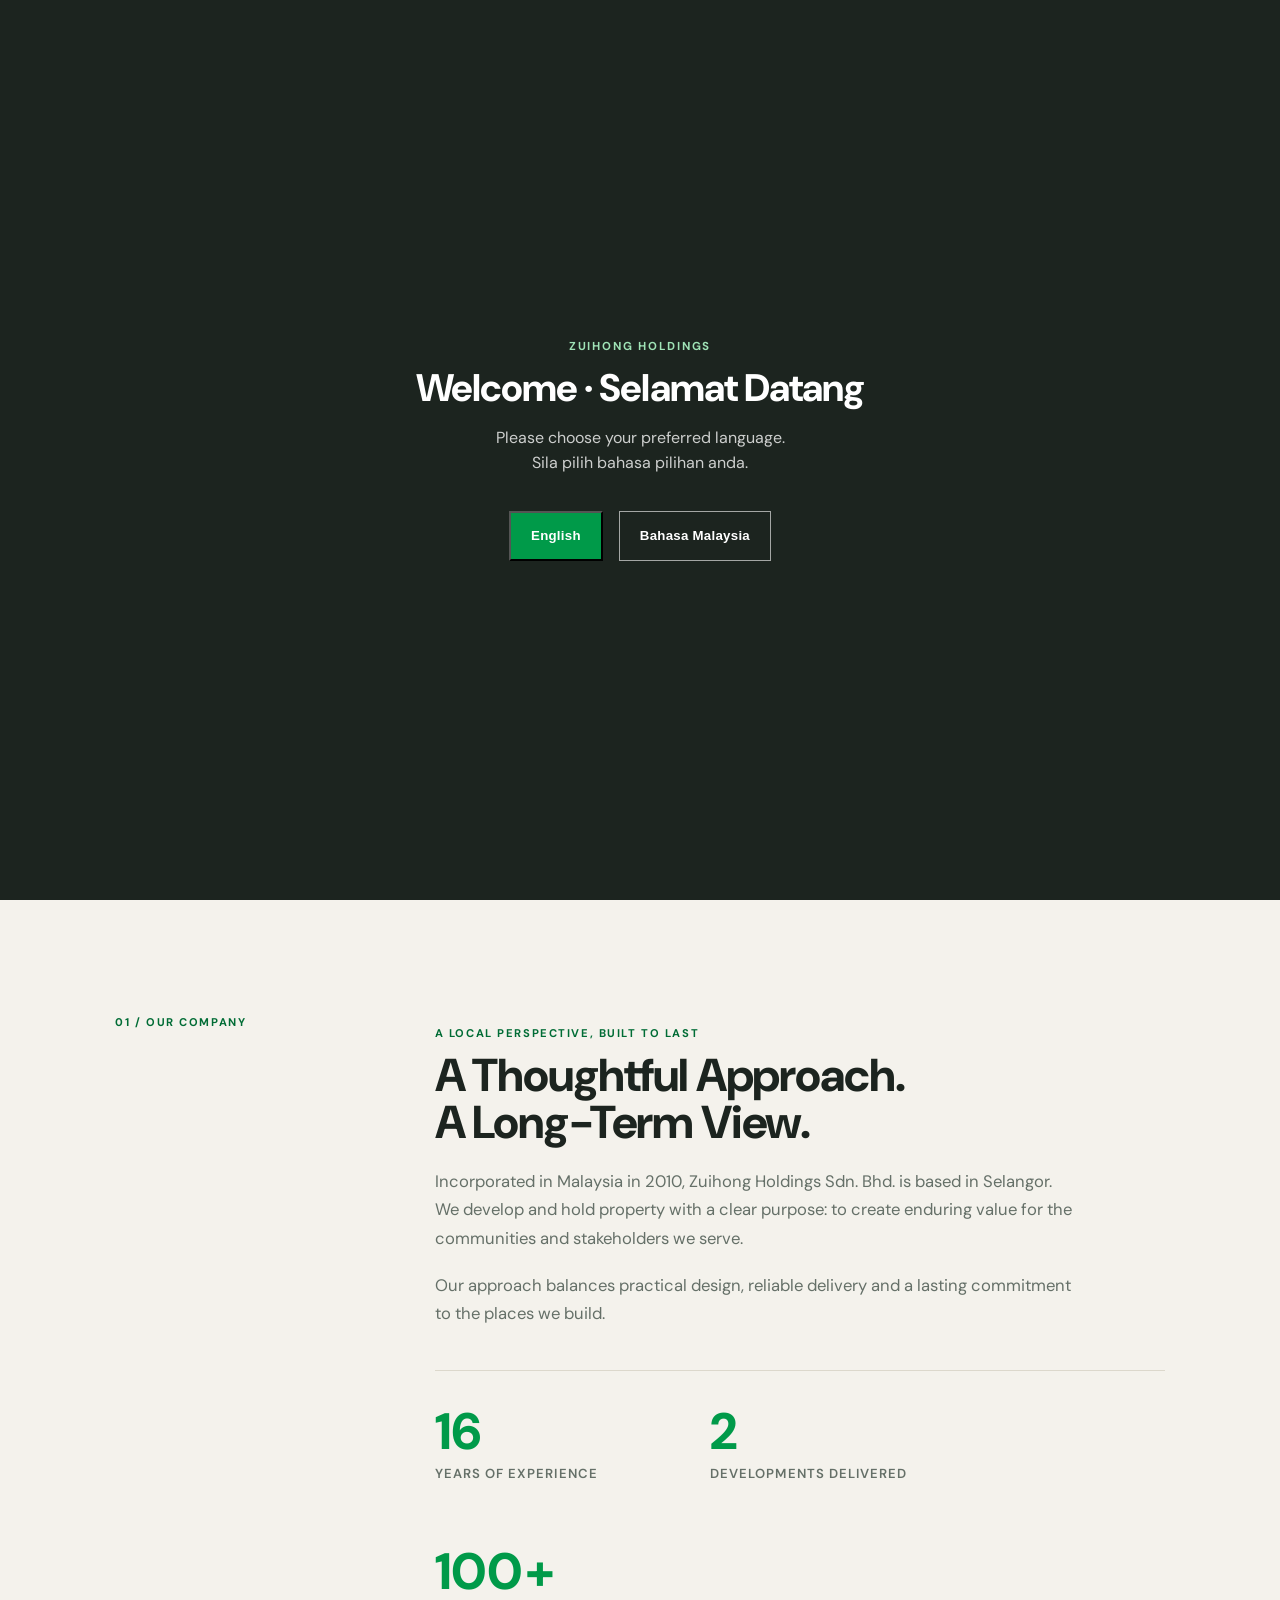
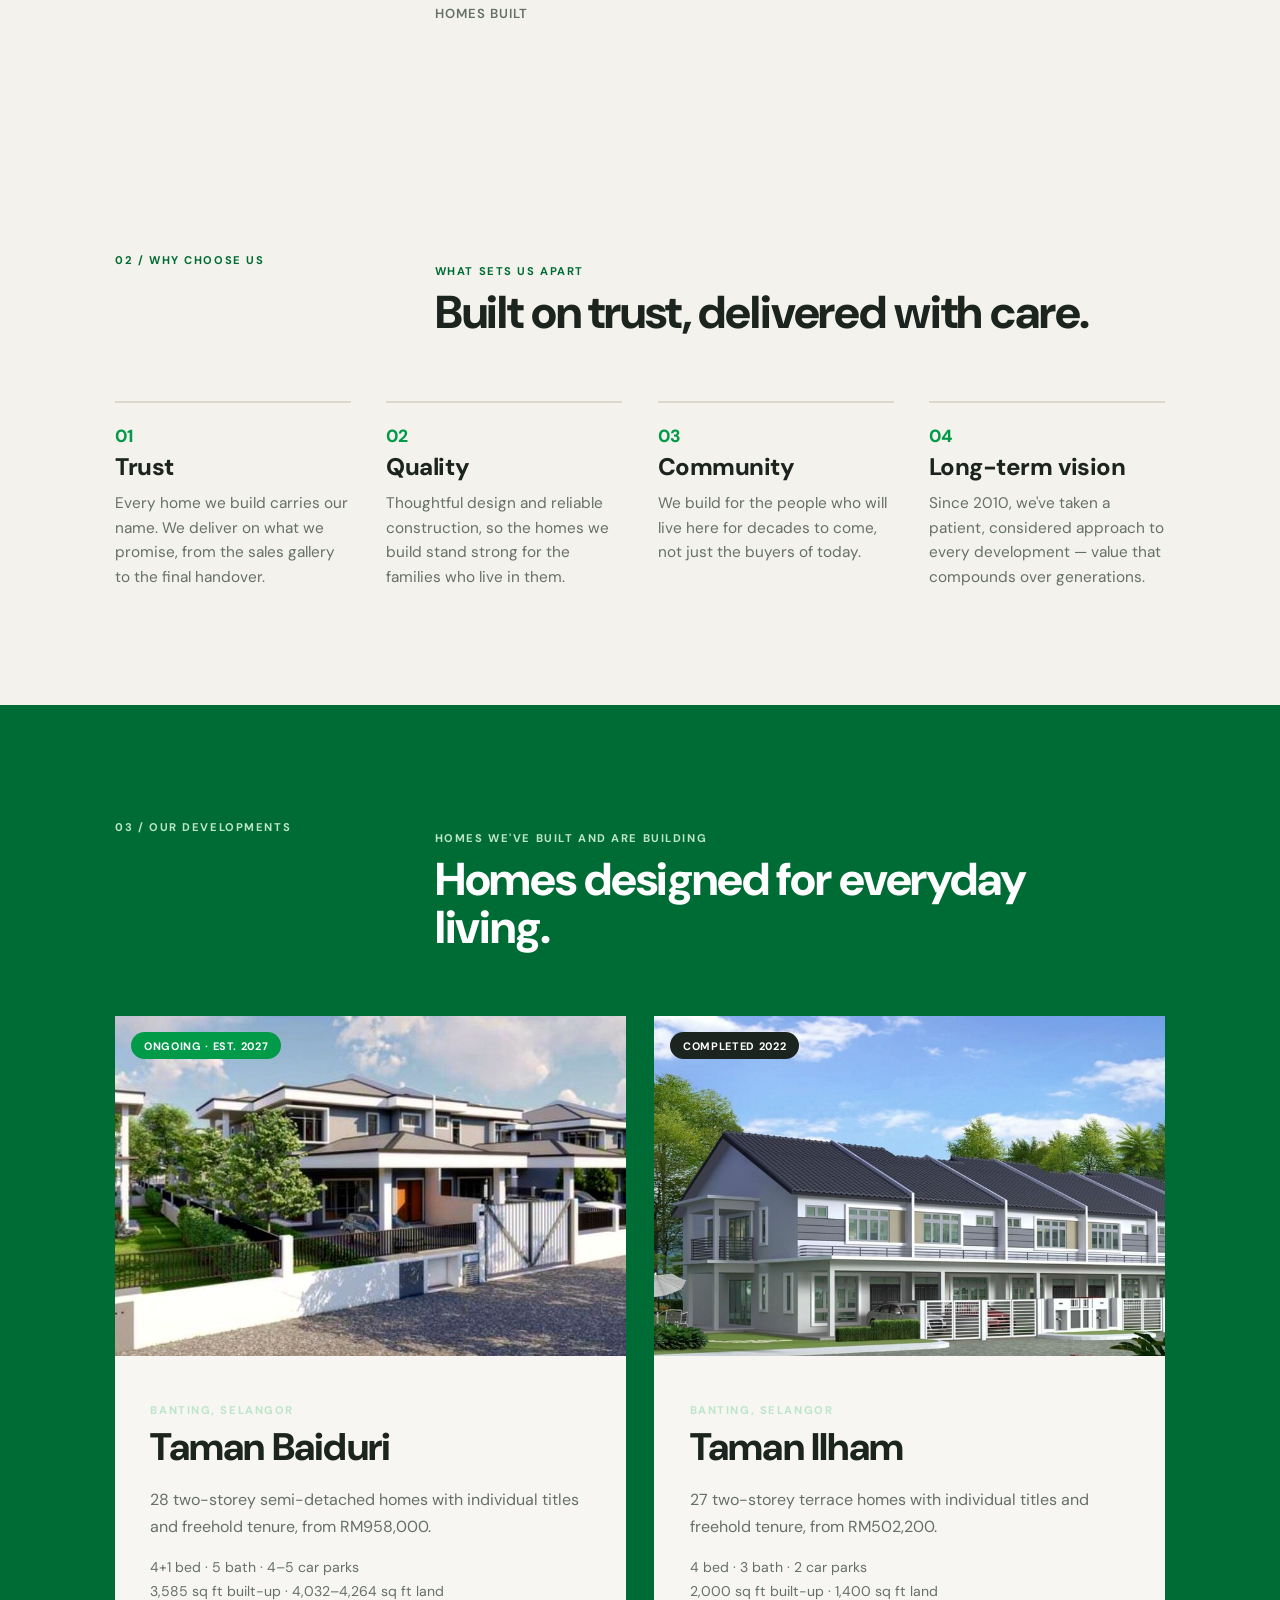
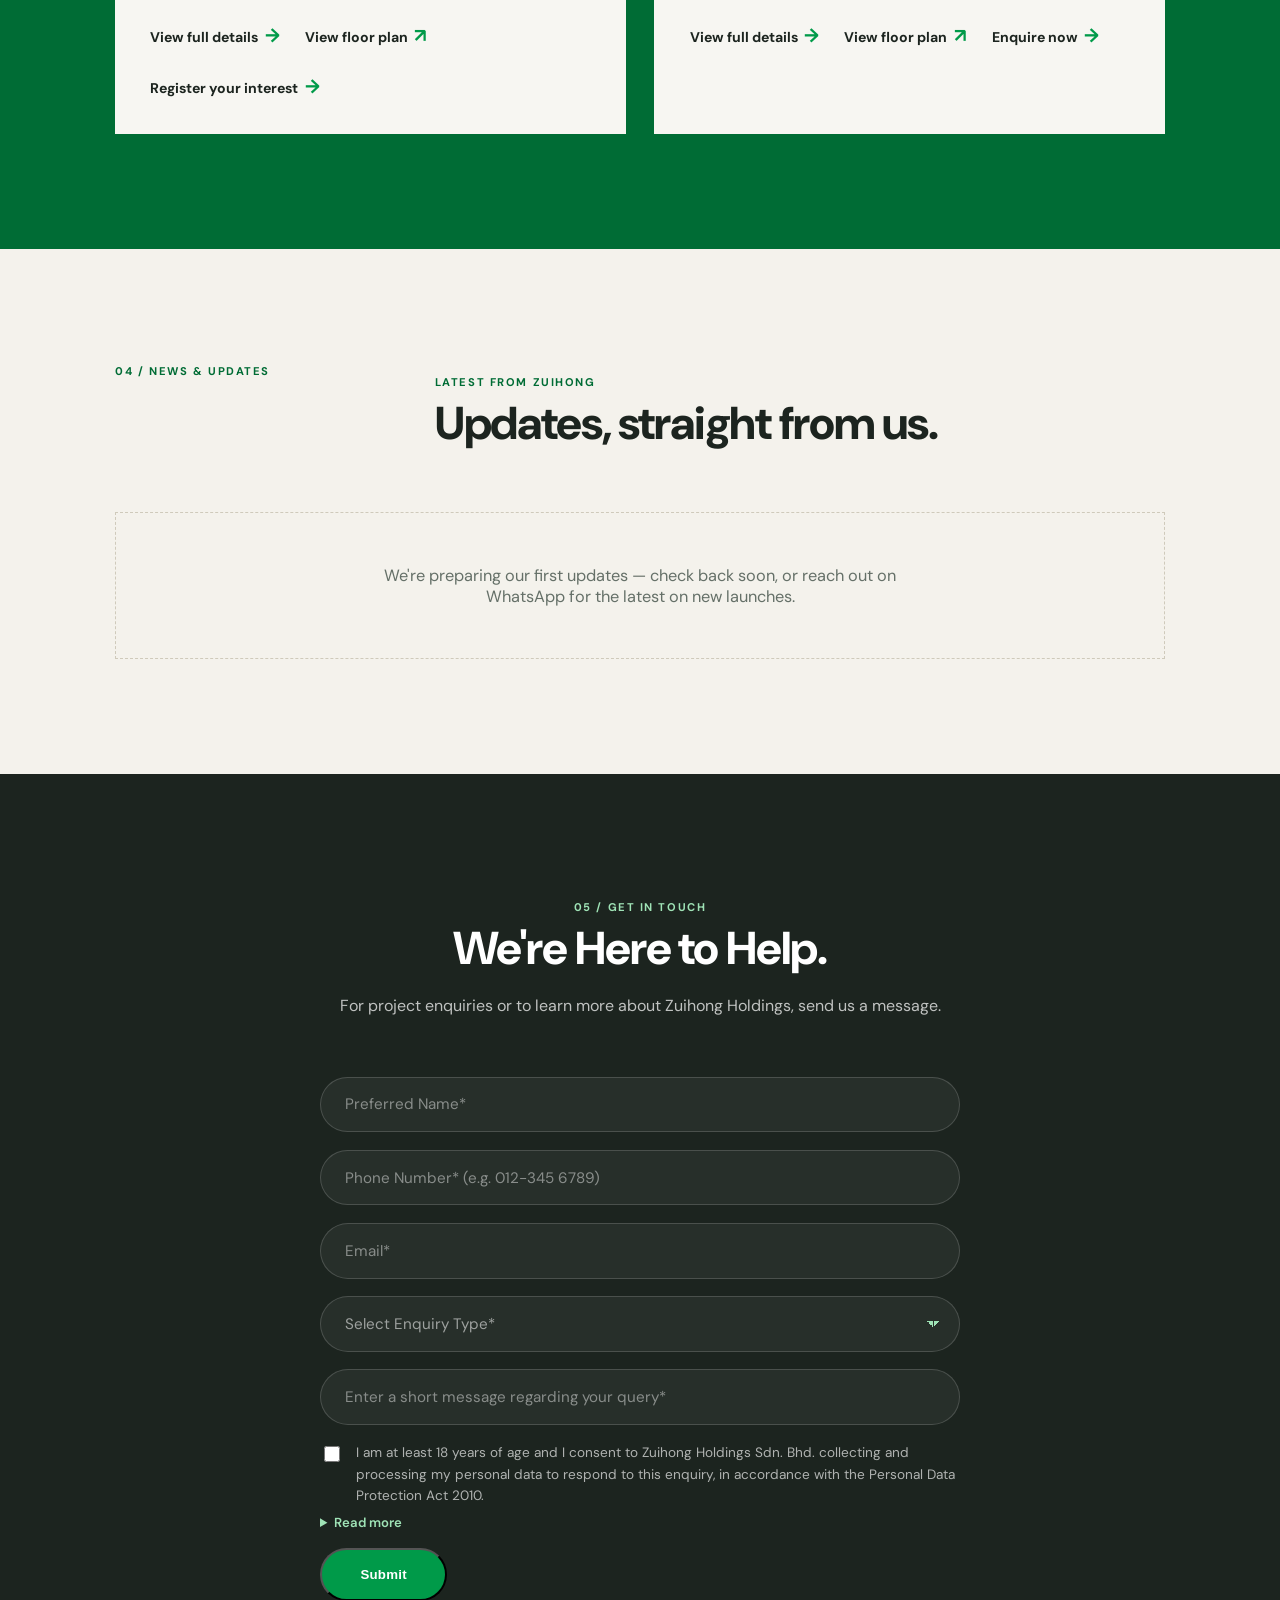
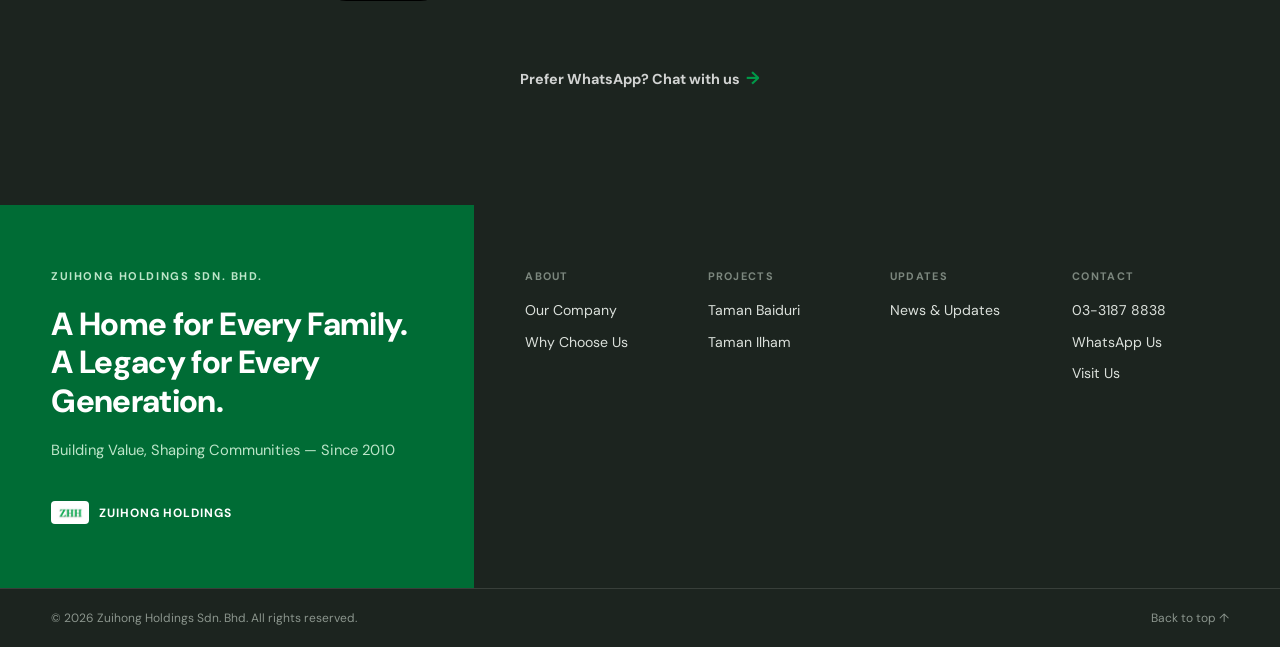
<file: index.html>
<!doctype html>
<html lang="en">
  <head>
    <meta charset="UTF-8" />
    <meta name="viewport" content="width=device-width, initial-scale=1.0" />
    <meta name="description" content="Zuihong Holdings Sdn. Bhd. — property development and investment holding in Banting, Selangor." />
    <title>Zuihong Holdings | Building Value, Shaping Communities</title>
    <link rel="icon" href="favicon.ico" sizes="48x48" />
    <link rel="icon" href="favicon-192.png" type="image/png" sizes="192x192" />
    <link rel="apple-touch-icon" href="apple-touch-icon.png" />
    <link rel="canonical" href="https://zuihongholdings.com/" />
    <meta property="og:type" content="website" />
    <meta property="og:site_name" content="Zuihong Holdings" />
    <meta property="og:title" content="Zuihong Holdings | Building Value, Shaping Communities" />
    <meta property="og:description" content="Zuihong Holdings Sdn. Bhd. — property development and investment holding in Banting, Selangor." />
    <meta property="og:url" content="https://zuihongholdings.com/" />
    <meta property="og:image" content="https://zuihongholdings.com/taman-baiduri.jpg" />
    <meta name="twitter:card" content="summary_large_image" />
    <script type="application/ld+json">
    {
      "@context": "https://schema.org",
      "@type": "Organization",
      "name": "Zuihong Holdings Sdn. Bhd.",
      "alternateName": ["Zuihong Holdings", "ZHH"],
      "url": "https://zuihongholdings.com/",
      "logo": "https://zuihongholdings.com/zhh-logo.png",
      "telephone": "+60331878838",
      "address": {
        "@type": "PostalAddress",
        "streetAddress": "49A, Jalan Mulia, Taman Mulia",
        "postalCode": "42700",
        "addressLocality": "Banting",
        "addressRegion": "Selangor",
        "addressCountry": "MY"
      }
    }
    </script>
    <link rel="preconnect" href="https://fonts.googleapis.com" />
    <link rel="preconnect" href="https://fonts.gstatic.com" crossorigin />
    <link href="https://fonts.googleapis.com/css2?family=DM+Sans:wght@400;500;600;700;800;900&display=swap" rel="stylesheet" />
    <link rel="stylesheet" href="styles.css" />
  </head>
  <body>
    <a class="skip-link" href="#main">Skip to content</a>

    <div id="lang-gate" class="lang-gate" hidden>
      <div class="lang-gate-box">
        <p class="lang-gate-eyebrow">Zuihong Holdings</p>
        <h2 class="lang-gate-title">Welcome · Selamat Datang</h2>
        <p class="lang-gate-sub">Please choose your preferred language.<br />Sila pilih bahasa pilihan anda.</p>
        <div class="lang-gate-actions">
          <button type="button" class="button button-solid" data-lang="en">English</button>
          <button type="button" class="button button-outline" data-lang="ms">Bahasa Malaysia</button>
        </div>
      </div>
    </div>

    <header class="site-header">
      <a class="brand" href="#home" aria-label="Zuihong Holdings home">
        <img src="zhh-logo.png" alt="ZHH" width="252" height="118" />
        <span>Zuihong Holdings<br /><small>Sdn. Bhd.</small></span>
      </a>
      <button class="menu-toggle" aria-label="Open navigation" aria-expanded="false">☰</button>
      <nav aria-label="Primary navigation">
        <a href="#about" data-i18n="nav.about">About</a>
        <a href="#why-us" data-i18n="nav.whyUs">Why Us</a>
        <a href="#projects" data-i18n="nav.projects">Projects</a>
        <a href="#news" data-i18n="nav.news">News</a>
        <a href="#contact" data-i18n="nav.contact">Contact</a>
        <div class="lang-switch" role="group" aria-label="Language">
          <button type="button" class="lang-btn is-active" data-lang="en">EN</button>
          <button type="button" class="lang-btn" data-lang="ms">BM</button>
        </div>
      </nav>
    </header>

    <main id="main">
      <section class="hero" id="home">
        <div class="hero-slides" aria-hidden="true"></div>
        <div class="hero-scrim"></div>
        <div class="hero-copy">
          <p class="eyebrow" data-i18n="hero.eyebrow">Selangor · Established 2010</p>
          <h1 data-i18n="hero.title">Building Value.<br />Shaping Communities.<br /><em>For Generations.</em></h1>
          <p class="intro" data-i18n="hero.intro">Zuihong Holdings Sdn Bhd is a Malaysian property development and investment holding company focused on places people are proud to call home.</p>
          <div class="hero-actions">
            <a class="button button-solid" href="#projects" data-i18n="hero.discoverMore">Discover more</a>
            <a class="text-link text-link-light" href="#contact" data-i18n="hero.talkToUs">Talk to us <span>→</span></a>
          </div>
        </div>
        <div class="hero-dots" role="tablist" aria-label="Hero slides"></div>
      </section>

      <section class="about section" id="about">
        <div class="section-label" data-i18n="about.sectionLabel">01 / Our company</div>
        <div class="about-content reveal">
          <p class="eyebrow" data-i18n="about.eyebrow">A local perspective, built to last</p>
          <h2 data-i18n="about.title">A Thoughtful Approach.<br />A Long-Term View.</h2>
          <div class="body-copy">
            <p data-i18n="about.p1">Incorporated in Malaysia in 2010, Zuihong Holdings Sdn. Bhd. is based in Selangor. We develop and hold property with a clear purpose: to create enduring value for the communities and stakeholders we serve.</p>
            <p data-i18n="about.p2">Our approach balances practical design, reliable delivery and a lasting commitment to the places we build.</p>
          </div>
          <div class="stats reveal">
            <div class="stat">
              <span class="stat-number" data-count-from="2010">0</span>
              <p data-i18n="stats.years">Years of experience</p>
            </div>
            <div class="stat">
              <span class="stat-number" data-target="2"></span>
              <p data-i18n="stats.developments">Developments delivered</p>
            </div>
            <div class="stat">
              <span class="stat-number" data-target="100">0</span><span class="stat-suffix">+</span>
              <p data-i18n="stats.homes">Homes built</p>
            </div>
          </div>
        </div>
      </section>

      <section class="why-us section" id="why-us">
        <div class="section-heading">
          <div class="section-label" data-i18n="whyUs.sectionLabel">02 / Why choose us</div>
          <div><p class="eyebrow" data-i18n="whyUs.eyebrow">What sets us apart</p><h2 data-i18n="whyUs.title">Built on trust, delivered with care.</h2></div>
        </div>
        <div class="pillars">
          <article class="pillar reveal">
            <span class="pillar-index">01</span>
            <h3 data-i18n="pillar.trust.title">Trust</h3>
            <p data-i18n="pillar.trust.desc">Every home we build carries our name. We deliver on what we promise, from the sales gallery to the final handover.</p>
          </article>
          <article class="pillar reveal">
            <span class="pillar-index">02</span>
            <h3 data-i18n="pillar.quality.title">Quality</h3>
            <p data-i18n="pillar.quality.desc">Thoughtful design and reliable construction, so the homes we build stand strong for the families who live in them.</p>
          </article>
          <article class="pillar reveal">
            <span class="pillar-index">03</span>
            <h3 data-i18n="pillar.community.title">Community</h3>
            <p data-i18n="pillar.community.desc">We build for the people who will live here for decades to come, not just the buyers of today.</p>
          </article>
          <article class="pillar reveal">
            <span class="pillar-index">04</span>
            <h3 data-i18n="pillar.vision.title">Long-term vision</h3>
            <p data-i18n="pillar.vision.desc">Since 2010, we've taken a patient, considered approach to every development — value that compounds over generations.</p>
          </article>
        </div>
      </section>

      <section class="projects section" id="projects">
        <div class="section-heading">
          <div class="section-label" data-i18n="projects.sectionLabel">03 / Our developments</div>
          <div><p class="eyebrow" data-i18n="projects.eyebrow">Homes we've built and are building</p><h2 data-i18n="projects.title">Homes designed for everyday living.</h2></div>
        </div>
        <div class="project-grid">
          <article class="project-card reveal" id="taman-baiduri">
            <a class="project-media" href="taman-baiduri.html">
              <img src="taman-baiduri-card.jpg" alt="Taman Baiduri two-storey semi-detached homes" width="1160" height="540" loading="lazy" />
              <span class="status-badge status-ongoing" data-i18n="baiduri.badge">Ongoing · Est. 2027</span>
            </a>
            <div class="project-info">
              <p class="eyebrow">Banting, Selangor</p>
              <h3><a href="taman-baiduri.html">Taman Baiduri</a></h3>
              <p data-i18n="baiduri.desc">28 two-storey semi-detached homes with individual titles and freehold tenure, from RM958,000.</p>
              <ul class="project-specs">
                <li data-i18n="baiduri.spec1">4+1 bed · 5 bath · 4–5 car parks</li>
                <li data-i18n="baiduri.spec2">3,585 sq ft built-up · 4,032–4,264 sq ft land</li>
              </ul>
              <div class="project-links">
                <a class="text-link" href="taman-baiduri.html" data-i18n="detail.viewDetails">View full details <span>→</span></a>
                <a class="text-link" href="taman-baiduri-floorplan.jpg" target="_blank" rel="noopener" data-i18n="baiduri.viewFloorPlan">View floor plan <span>↗</span></a>
                <a class="text-link" href="#contact" data-i18n="baiduri.register">Register your interest <span>→</span></a>
              </div>
            </div>
          </article>
          <article class="project-card reveal" id="taman-ilham">
            <a class="project-media" href="taman-ilham.html">
              <img src="taman-ilham.jpg" alt="Taman Ilham two-storey terrace homes" width="800" height="600" loading="lazy" />
              <span class="status-badge status-completed" data-i18n="ilham.badge">Completed 2022</span>
            </a>
            <div class="project-info">
              <p class="eyebrow">Banting, Selangor</p>
              <h3><a href="taman-ilham.html">Taman Ilham</a></h3>
              <p data-i18n="ilham.desc">27 two-storey terrace homes with individual titles and freehold tenure, from RM502,200.</p>
              <ul class="project-specs">
                <li data-i18n="ilham.spec1">4 bed · 3 bath · 2 car parks</li>
                <li data-i18n="ilham.spec2">2,000 sq ft built-up · 1,400 sq ft land</li>
              </ul>
              <div class="project-links">
                <a class="text-link" href="taman-ilham.html" data-i18n="detail.viewDetails">View full details <span>→</span></a>
                <a class="text-link" href="taman-ilham-floorplan.png" target="_blank" rel="noopener" data-i18n="ilham.viewFloorPlan">View floor plan <span>↗</span></a>
                <a class="text-link" href="#contact" data-i18n="ilham.enquire">Enquire now <span>→</span></a>
              </div>
            </div>
          </article>
        </div>
      </section>

      <section class="news section" id="news">
        <div class="section-heading">
          <div class="section-label" data-i18n="news.sectionLabel">04 / News &amp; updates</div>
          <div><p class="eyebrow" data-i18n="news.eyebrow">Latest from Zuihong</p><h2 data-i18n="news.title">Updates, straight from us.</h2></div>
        </div>
        <div class="news-empty reveal">
          <p data-i18n="news.empty">We're preparing our first updates — check back soon, or reach out on WhatsApp for the latest on new launches.</p>
        </div>
      </section>

      <section class="contact-form-section section" id="contact">
        <div class="contact-heading reveal">
          <p class="eyebrow" data-i18n="contact.eyebrow">05 / Get in touch</p>
          <h2 data-i18n="contact.title">We're Here to Help.</h2>
          <p data-i18n="contact.p">For project enquiries or to learn more about Zuihong Holdings, send us a message.</p>
        </div>

        <form class="contact-form reveal" id="contact-form" action="https://formspree.io/f/mppzwggz" method="POST">
          <input type="text" name="_gotcha" class="form-hp" tabindex="-1" autocomplete="off" />
          <input type="hidden" name="_subject" value="New enquiry from zuihongholdings.com" />

          <input type="text" name="name" data-i18n-placeholder="form.name" placeholder="Preferred Name*" required />
          <input type="tel" name="phone" data-i18n-placeholder="form.phone" placeholder="Phone Number* (e.g. 012-345 6789)" required />
          <input type="email" name="email" data-i18n-placeholder="form.email" placeholder="Email*" required />
          <select name="enquiry_type" required>
            <option value="" disabled selected data-i18n="form.enquiryDefault">Select Enquiry Type*</option>
            <option data-i18n="form.enquiryGeneral">General Enquiry</option>
            <option>Taman Baiduri</option>
            <option>Taman Ilham</option>
            <option data-i18n="form.enquiryCareers">Careers</option>
            <option data-i18n="form.enquiryOther">Other</option>
          </select>
          <input type="text" name="message" data-i18n-placeholder="form.message" placeholder="Enter a short message regarding your query*" required />

          <label class="form-consent">
            <input type="checkbox" required />
            <span data-i18n="form.consent">I am at least 18 years of age and I consent to Zuihong Holdings Sdn. Bhd. collecting and processing my personal data to respond to this enquiry, in accordance with the Personal Data Protection Act 2010.</span>
          </label>
          <details class="form-consent-details">
            <summary data-i18n="form.readMore">Read more</summary>
            <p data-i18n="form.consentFull">Zuihong Holdings Sdn. Bhd. ("we", "us") collects the personal data you submit through this form — including your name, phone number, email address and enquiry details — solely to respond to your enquiry and, where relevant, to share updates about our developments. We do not sell or share your data with third parties for marketing purposes. You may withdraw consent or request access to, correction of, or deletion of your data at any time by contacting us via the details in this website's footer.</p>
          </details>

          <button type="submit" class="button button-solid" data-i18n="form.submit">Submit</button>
          <p class="form-status" role="status" aria-live="polite"></p>
        </form>

        <a class="whatsapp-alt" href="https://wa.me/60108396353" target="_blank" rel="noopener" data-i18n="form.preferWhatsapp">Prefer WhatsApp? Chat with us <span>→</span></a>
      </section>
    </main>
    <footer class="site-footer">
      <div class="footer-top">
        <div class="footer-brand">
          <p class="footer-eyebrow">Zuihong Holdings Sdn. Bhd.</p>
          <h2 class="footer-tagline" data-i18n="footer.tagline">A Home for Every Family.<br />A Legacy for Every Generation.</h2>
          <p class="footer-sub" data-i18n="footer.sub">Building Value, Shaping Communities — Since 2010</p>
          <div class="footer-logo">
            <img src="zhh-logo.png" alt="ZHH" width="252" height="118" loading="lazy" />
            <span>Zuihong Holdings</span>
          </div>
        </div>
        <div class="footer-links" role="navigation" aria-label="Footer navigation">
          <div class="footer-col">
            <p class="footer-col-title" data-i18n="footer.col.about">About</p>
            <a href="#about" data-i18n="footer.link.company">Our Company</a>
            <a href="#why-us" data-i18n="footer.link.whyUs">Why Choose Us</a>
          </div>
          <div class="footer-col">
            <p class="footer-col-title" data-i18n="footer.col.projects">Projects</p>
            <a href="#taman-baiduri">Taman Baiduri</a>
            <a href="#taman-ilham">Taman Ilham</a>
          </div>
          <div class="footer-col">
            <p class="footer-col-title" data-i18n="footer.col.updates">Updates</p>
            <a href="#news" data-i18n="footer.link.news">News &amp; Updates</a>
          </div>
          <div class="footer-col">
            <p class="footer-col-title" data-i18n="footer.col.contact">Contact</p>
            <a href="tel:+60331878838">03-3187 8838</a>
            <a href="https://wa.me/60108396353" target="_blank" rel="noopener" data-i18n="footer.link.whatsapp">WhatsApp Us</a>
            <a href="https://www.google.com/maps/search/?api=1&query=49A%2C+Jalan+Mulia%2C+Taman+Mulia%2C+42700+Banting%2C+Selangor" target="_blank" rel="noopener" data-i18n="footer.link.visit">Visit Us</a>
          </div>
        </div>
      </div>
      <div class="footer-bottom">
        <span>© <span id="year"></span> <span data-i18n="footer.rights">Zuihong Holdings Sdn. Bhd. All rights reserved.</span></span>
        <a href="#home" data-i18n="footer.backToTop">Back to top ↑</a>
      </div>
    </footer>
    <script src="translations.js"></script>
    <script src="script.js"></script>
  </body>
</html>
</file>
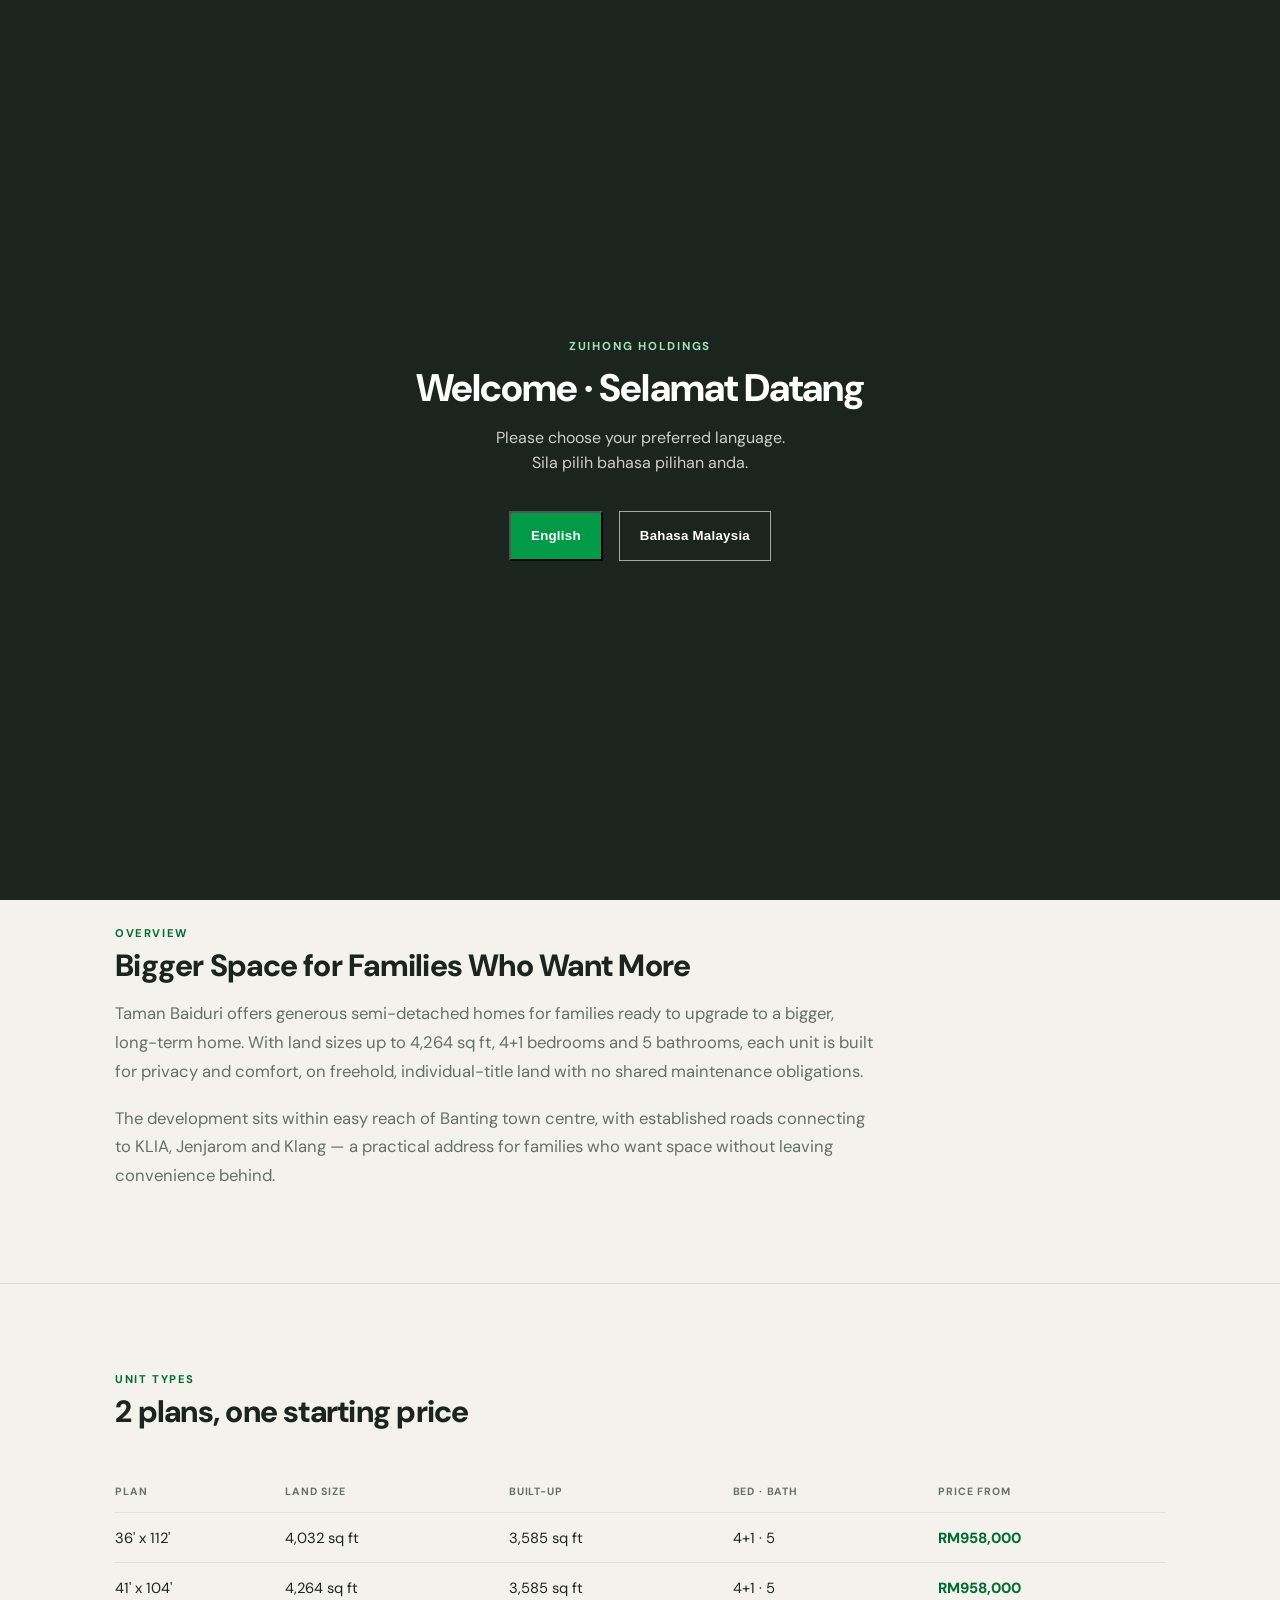
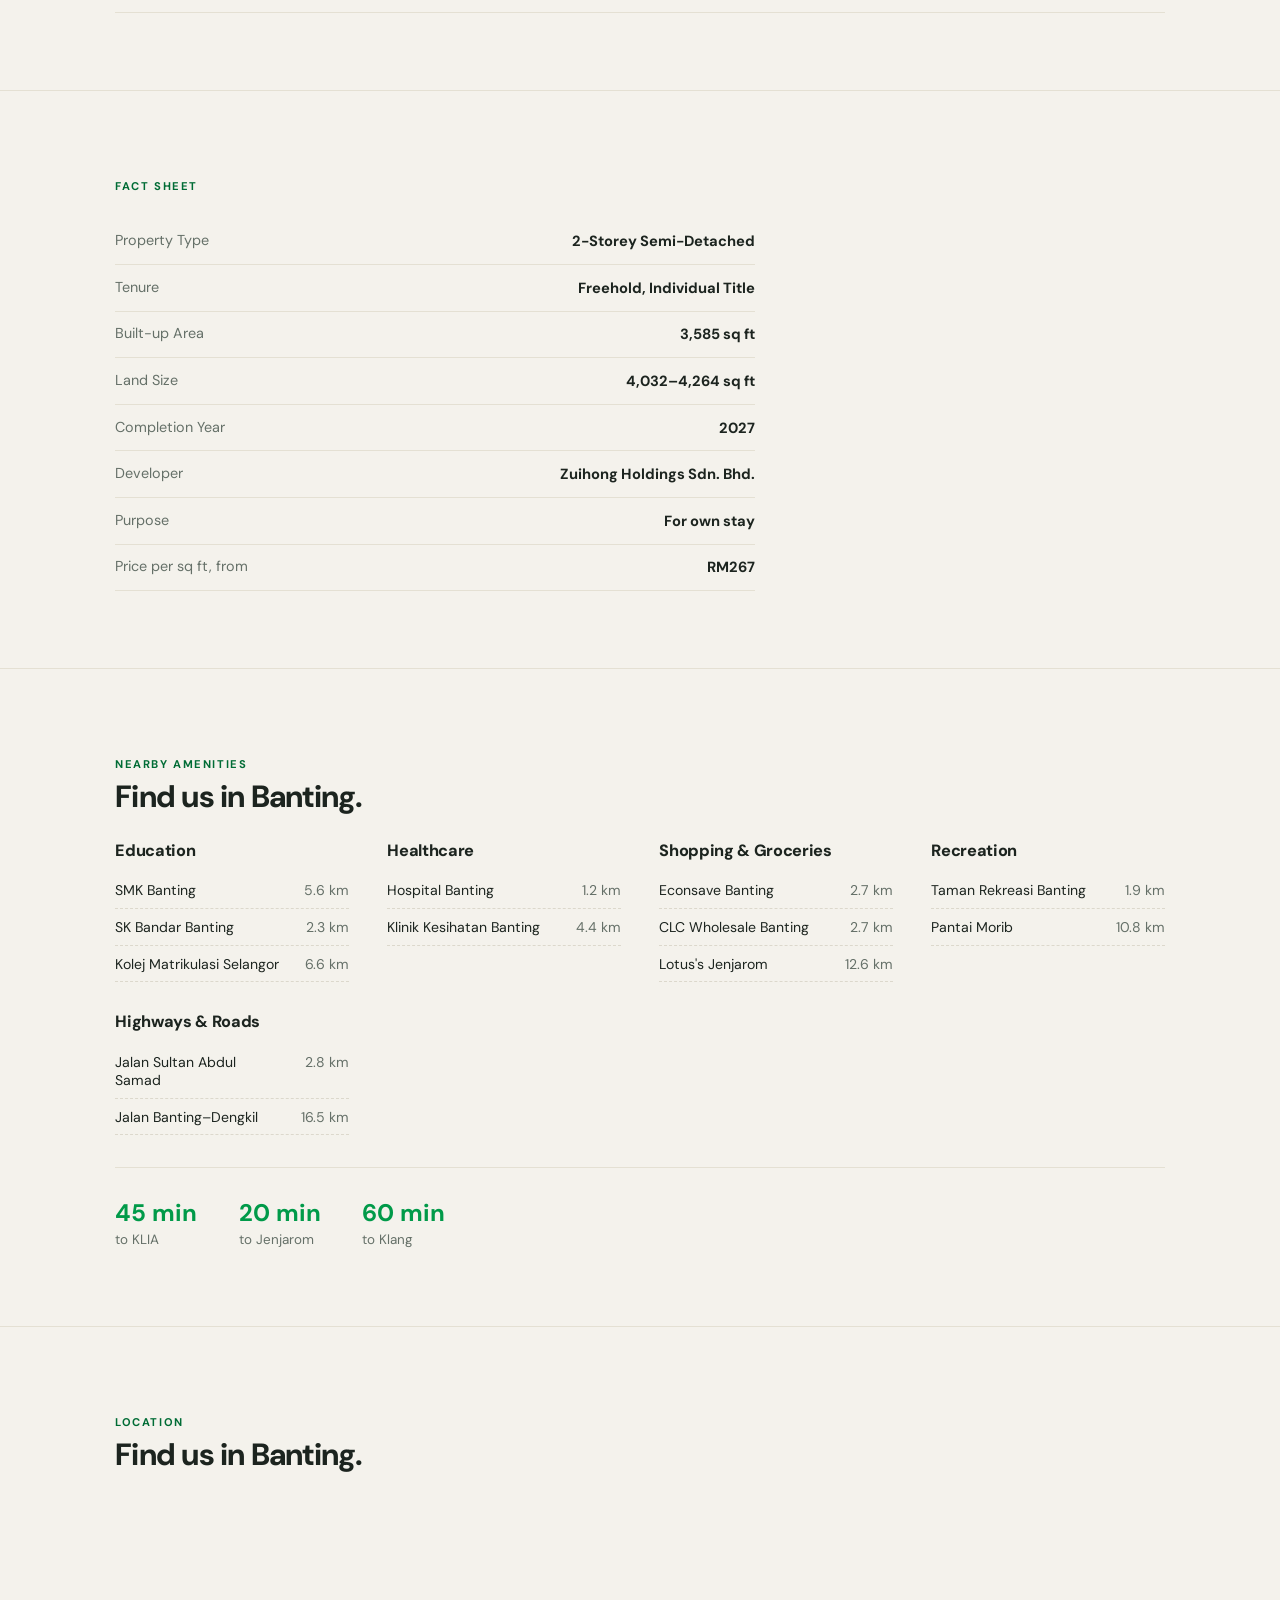
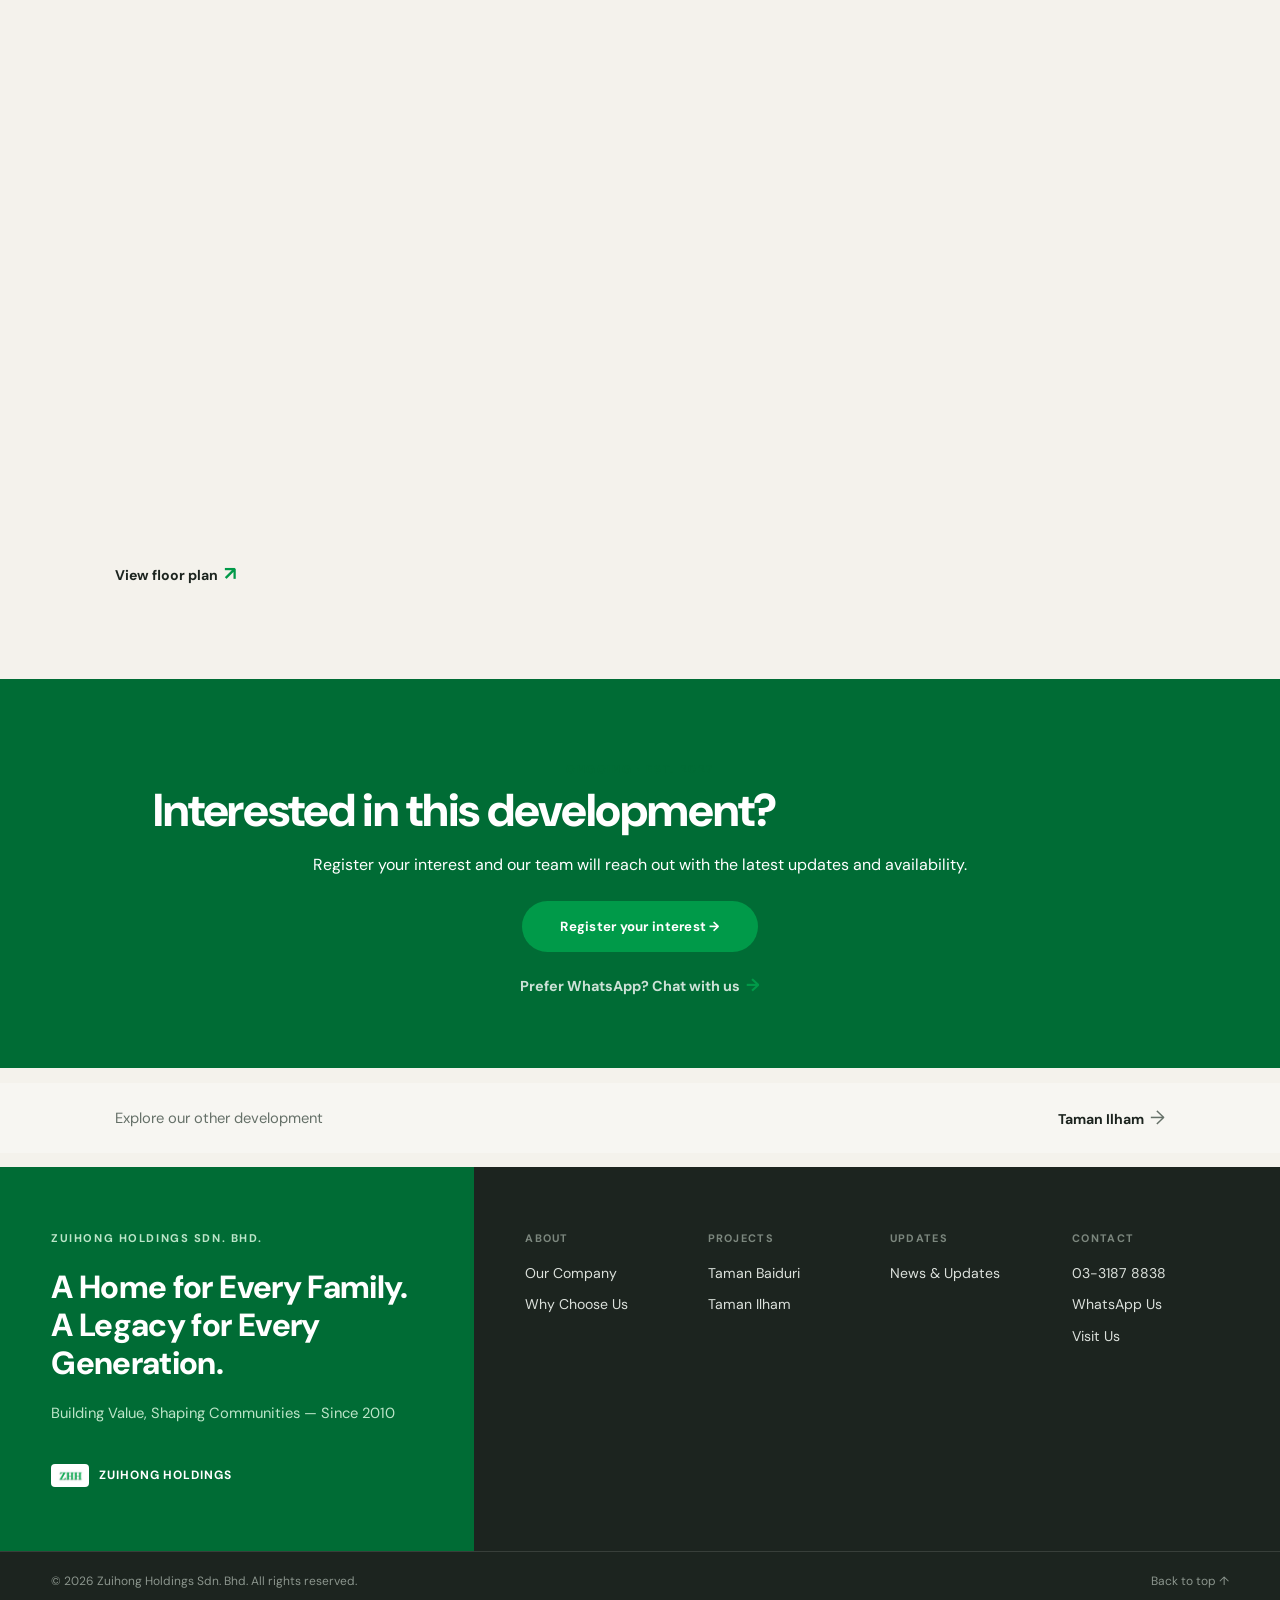
<file: taman-baiduri.html>
<!doctype html>
<html lang="en">
  <head>
    <meta charset="UTF-8" />
    <meta name="viewport" content="width=device-width, initial-scale=1.0" />
    <meta name="description" content="Taman Baiduri — 28 freehold 2-storey semi-detached homes in Banting, Selangor, from RM958,000. Individual titles, 4+1 bed, 5 bath." />
    <title>Taman Baiduri, 2-Storey Semi-D @ Banting, Selangor | Zuihong Holdings</title>
    <script>const PAGE_META = { title: 'baiduriPage.metaTitle', description: 'baiduriPage.metaDescription' };</script>
    <link rel="icon" href="favicon.ico" sizes="48x48" />
    <link rel="icon" href="favicon-192.png" type="image/png" sizes="192x192" />
    <link rel="apple-touch-icon" href="apple-touch-icon.png" />
    <link rel="canonical" href="https://zuihongholdings.com/taman-baiduri.html" />
    <meta property="og:type" content="website" />
    <meta property="og:site_name" content="Zuihong Holdings" />
    <meta property="og:title" content="Taman Baiduri, 2-Storey Semi-D @ Banting, Selangor | Zuihong Holdings" />
    <meta property="og:description" content="Taman Baiduri — 28 freehold 2-storey semi-detached homes in Banting, Selangor, from RM958,000. Individual titles, 4+1 bed, 5 bath." />
    <meta property="og:url" content="https://zuihongholdings.com/taman-baiduri.html" />
    <meta property="og:image" content="https://zuihongholdings.com/taman-baiduri-card.jpg" />
    <meta name="twitter:card" content="summary_large_image" />
    <link rel="preconnect" href="https://fonts.googleapis.com" />
    <link rel="preconnect" href="https://fonts.gstatic.com" crossorigin />
    <link href="https://fonts.googleapis.com/css2?family=DM+Sans:wght@400;500;600;700;800;900&display=swap" rel="stylesheet" />
    <link rel="stylesheet" href="styles.css" />
  </head>
  <body>
    <a class="skip-link" href="#main">Skip to content</a>

    <div id="lang-gate" class="lang-gate" hidden>
      <div class="lang-gate-box">
        <p class="lang-gate-eyebrow">Zuihong Holdings</p>
        <h2 class="lang-gate-title">Welcome · Selamat Datang</h2>
        <p class="lang-gate-sub">Please choose your preferred language.<br />Sila pilih bahasa pilihan anda.</p>
        <div class="lang-gate-actions">
          <button type="button" class="button button-solid" data-lang="en">English</button>
          <button type="button" class="button button-outline" data-lang="ms">Bahasa Malaysia</button>
        </div>
      </div>
    </div>

    <header class="site-header">
      <a class="brand" href="index.html" aria-label="Zuihong Holdings home">
        <img src="zhh-logo.png" alt="ZHH" width="252" height="118" />
        <span>Zuihong Holdings<br /><small>Sdn. Bhd.</small></span>
      </a>
      <button class="menu-toggle" aria-label="Open navigation" aria-expanded="false">☰</button>
      <nav aria-label="Primary navigation">
        <a href="index.html#about" data-i18n="nav.about">About</a>
        <a href="index.html#why-us" data-i18n="nav.whyUs">Why Us</a>
        <a href="index.html#projects" data-i18n="nav.projects">Projects</a>
        <a href="index.html#news" data-i18n="nav.news">News</a>
        <a href="index.html#contact" data-i18n="nav.contact">Contact</a>
        <div class="lang-switch" role="group" aria-label="Language">
          <button type="button" class="lang-btn is-active" data-lang="en">EN</button>
          <button type="button" class="lang-btn" data-lang="ms">BM</button>
        </div>
      </nav>
    </header>

    <main id="main">
      <p class="breadcrumb">
        <a href="index.html" data-i18n="detail.breadcrumbHome">Home</a>
        <span>/</span>
        <a href="index.html#projects" data-i18n="detail.breadcrumbProjects">Projects</a>
        <span>/</span>
        Taman Baiduri
      </p>

      <section class="detail-hero hero-gallery" aria-roledescription="carousel" aria-label="Taman Baiduri photos">
        <div class="gallery-track" tabindex="0">
          <figure class="gallery-slide">
            <img src="taman-baiduri-card.jpg" alt="Taman Baiduri two-storey semi-detached homes" width="1160" height="540" />
          </figure>
          <figure class="gallery-slide">
            <img src="taman-baiduri-progress-1.jpg" alt="Aerial view of Taman Baiduri construction, front row with roofs completed" width="1600" height="900" loading="lazy" />
            <figcaption class="gallery-caption" data-i18n="baiduriPage.progressCaption">Site progress · 21 Sep 2026</figcaption>
          </figure>
          <figure class="gallery-slide">
            <img src="taman-baiduri-progress-2.jpg" alt="Aerial view of Taman Baiduri construction with roof framing in progress" width="1600" height="900" loading="lazy" />
            <figcaption class="gallery-caption" data-i18n="baiduriPage.progressCaption">Site progress · 21 Sep 2026</figcaption>
          </figure>
          <figure class="gallery-slide">
            <img src="taman-baiduri-progress-3.jpg" alt="Taman Baiduri units with roof tiling underway" width="1600" height="900" loading="lazy" />
            <figcaption class="gallery-caption" data-i18n="baiduriPage.progressCaption">Site progress · 21 Sep 2026</figcaption>
          </figure>
          <figure class="gallery-slide">
            <img src="taman-baiduri-progress-4.jpg" alt="Taman Baiduri semi-detached units with completed roofs and car porches" width="1600" height="900" loading="lazy" />
            <figcaption class="gallery-caption" data-i18n="baiduriPage.progressCaption">Site progress · 21 Sep 2026</figcaption>
          </figure>
          <figure class="gallery-slide">
            <img src="taman-baiduri-progress-5.jpg" alt="Wide aerial view of the Taman Baiduri development beside the palm plantation" width="1600" height="900" loading="lazy" />
            <figcaption class="gallery-caption" data-i18n="baiduriPage.progressCaption">Site progress · 21 Sep 2026</figcaption>
          </figure>
          <figure class="gallery-slide">
            <img src="taman-baiduri-progress-6.jpg" alt="Row of four Taman Baiduri semi-detached blocks facing the town" width="1600" height="900" loading="lazy" />
            <figcaption class="gallery-caption" data-i18n="baiduriPage.progressCaption">Site progress · 21 Sep 2026</figcaption>
          </figure>
        </div>
        <div class="detail-hero-scrim"></div>
        <button type="button" class="gallery-arrow gallery-prev" aria-label="Previous photo">‹</button>
        <button type="button" class="gallery-arrow gallery-next" aria-label="Next photo">›</button>
        <p class="gallery-count" aria-live="polite"><span class="gallery-current">1</span> / <span class="gallery-total">7</span></p>
        <div class="detail-hero-copy">
          <span class="status-badge status-ongoing" data-i18n="baiduri.badge">Ongoing · Est. 2027</span>
          <p class="eyebrow">Banting, Selangor</p>
          <h1 data-i18n="baiduriPage.h1">Taman Baiduri, 2-Storey Semi-D</h1>
          <p class="detail-price">From RM958,000</p>
        </div>
      </section>

      <dl class="quick-facts">
        <div class="quick-fact"><dt data-i18n="detail.factType">Property Type</dt><dd data-i18n="baiduriPage.type">2-Storey Semi-Detached</dd></div>
        <div class="quick-fact"><dt data-i18n="detail.factTenure">Tenure</dt><dd data-i18n="detail.tenureFreehold">Freehold, Individual Title</dd></div>
        <div class="quick-fact"><dt data-i18n="detail.factBuiltUp">Built-up Area</dt><dd>3,585 sq ft</dd></div>
        <div class="quick-fact"><dt>Bed · Bath</dt><dd>4+1 · 5</dd></div>
        <div class="quick-fact"><dt data-i18n="detail.factCompletion">Completion Year</dt><dd>2027</dd></div>
        <div class="quick-fact"><dt data-i18n="detail.factDeveloper">Developer</dt><dd>Zuihong Holdings</dd></div>
      </dl>

      <section class="detail-section">
        <p class="section-label" data-i18n="detail.overview">Overview</p>
        <h2 data-i18n="baiduriPage.overviewTitle">Bigger Space for Families Who Want More</h2>
        <div class="body-copy">
          <p data-i18n="baiduriPage.overviewP1">Taman Baiduri offers generous semi-detached homes for families ready to upgrade to a bigger, long-term home. With land sizes up to 4,264 sq ft, 4+1 bedrooms and 5 bathrooms, each unit is built for privacy and comfort, on freehold, individual-title land with no shared maintenance obligations.</p>
          <p data-i18n="baiduriPage.overviewP2">The development sits within easy reach of Banting town centre, with established roads connecting to KLIA, Jenjarom and Klang — a practical address for families who want space without leaving convenience behind.</p>
        </div>
      </section>

      <section class="detail-section">
        <p class="section-label" data-i18n="detail.unitTypes">Unit Types</p>
        <h2>2 plans, one starting price</h2>
        <div class="unit-table-wrap">
          <table class="unit-table">
            <thead>
              <tr>
                <th data-i18n="detail.unitTablePlan">Plan</th>
                <th data-i18n="detail.unitTableLand">Land Size</th>
                <th data-i18n="detail.unitTableBuiltUp">Built-up</th>
                <th>Bed · Bath</th>
                <th data-i18n="detail.unitTablePrice">Price From</th>
              </tr>
            </thead>
            <tbody>
              <tr>
                <td>36' x 112'</td>
                <td>4,032 sq ft</td>
                <td>3,585 sq ft</td>
                <td>4+1 · 5</td>
                <td class="price">RM958,000</td>
              </tr>
              <tr>
                <td>41' x 104'</td>
                <td>4,264 sq ft</td>
                <td>3,585 sq ft</td>
                <td>4+1 · 5</td>
                <td class="price">RM958,000</td>
              </tr>
            </tbody>
          </table>
        </div>
      </section>

      <section class="detail-section">
        <p class="section-label" data-i18n="detail.factSheet">Fact Sheet</p>
        <ul class="fact-sheet">
          <li><span data-i18n="detail.factType">Property Type</span><span data-i18n="baiduriPage.type">2-Storey Semi-Detached</span></li>
          <li><span data-i18n="detail.factTenure">Tenure</span><span data-i18n="detail.tenureFreehold">Freehold, Individual Title</span></li>
          <li><span data-i18n="detail.factBuiltUp">Built-up Area</span><span>3,585 sq ft</span></li>
          <li><span data-i18n="detail.factLand">Land Size</span><span>4,032–4,264 sq ft</span></li>
          <li><span data-i18n="detail.factCompletion">Completion Year</span><span>2027</span></li>
          <li><span data-i18n="detail.factDeveloper">Developer</span><span>Zuihong Holdings Sdn. Bhd.</span></li>
          <li><span data-i18n="detail.factPurpose">Purpose</span><span data-i18n="detail.purposeOwnStay">For own stay</span></li>
          <li><span data-i18n="detail.factPsf">Price per sq ft, from</span><span>RM267</span></li>
        </ul>
      </section>

      <section class="detail-section">
        <p class="section-label" data-i18n="detail.amenities">Nearby Amenities</p>
        <h2 data-i18n="location.findUs">Find us in Banting.</h2>
        <div class="amenities-grid">
          <div class="amenity-col">
            <h3 data-i18n="detail.education">Education</h3>
            <ul>
              <li>SMK Banting <em>5.6 km</em></li>
              <li>SK Bandar Banting <em>2.3 km</em></li>
              <li>Kolej Matrikulasi Selangor <em>6.6 km</em></li>
            </ul>
          </div>
          <div class="amenity-col">
            <h3 data-i18n="detail.healthcare">Healthcare</h3>
            <ul>
              <li>Hospital Banting <em>1.2 km</em></li>
              <li>Klinik Kesihatan Banting <em>4.4 km</em></li>
            </ul>
          </div>
          <div class="amenity-col">
            <h3 data-i18n="detail.shopping">Shopping &amp; Groceries</h3>
            <ul>
              <li>Econsave Banting <em>2.7 km</em></li>
              <li>CLC Wholesale Banting <em>2.7 km</em></li>
              <li>Lotus's Jenjarom <em>12.6 km</em></li>
            </ul>
          </div>
          <div class="amenity-col">
            <h3 data-i18n="detail.recreation">Recreation</h3>
            <ul>
              <li>Taman Rekreasi Banting <em>1.9 km</em></li>
              <li>Pantai Morib <em>10.8 km</em></li>
            </ul>
          </div>
          <div class="amenity-col">
            <h3 data-i18n="detail.highways">Highways &amp; Roads</h3>
            <ul>
              <li>Jalan Sultan Abdul Samad <em>2.8 km</em></li>
              <li>Jalan Banting–Dengkil <em>16.5 km</em></li>
            </ul>
          </div>
        </div>
        <div class="travel-times">
          <div class="travel-time"><strong>45 min</strong><span>to KLIA</span></div>
          <div class="travel-time"><strong>20 min</strong><span>to Jenjarom</span></div>
          <div class="travel-time"><strong>60 min</strong><span>to Klang</span></div>
        </div>
      </section>

      <section class="detail-section">
        <p class="section-label" data-i18n="detail.location">Location</p>
        <h2 data-i18n="location.findUs">Find us in Banting.</h2>
        <div class="map-embed">
          <iframe
            src="https://www.google.com/maps?q=Taman+Baiduri,+Banting,+Selangor,+Malaysia&output=embed"
            title="Map showing Taman Baiduri in Banting, Selangor"
            loading="lazy"
            referrerpolicy="no-referrer-when-downgrade"
          ></iframe>
        </div>
        <p style="margin-top: 1.4rem;">
          <a class="text-link" href="taman-baiduri-floorplan.jpg" target="_blank" rel="noopener" data-i18n="baiduri.viewFloorPlan">View floor plan <span>↗</span></a>
        </p>
      </section>
    </main>

    <section class="detail-cta">
      <p class="eyebrow" data-i18n="baiduri.badge">Ongoing · Est. 2027</p>
      <h2 data-i18n="detail.ctaHeading">Interested in this development?</h2>
      <p data-i18n="detail.ctaBody">Register your interest and our team will reach out with the latest updates and availability.</p>
      <a class="button button-solid" href="index.html?enquiry=Taman+Baiduri#contact" data-i18n="baiduri.register">Register your interest <span>→</span></a>
      <a class="whatsapp-alt" href="https://wa.me/60108396353" target="_blank" rel="noopener" data-i18n="form.preferWhatsapp">Prefer WhatsApp? Chat with us <span>→</span></a>
    </section>

    <p class="other-project">
      <span data-i18n="detail.otherProjectLabel">Explore our other development</span>
      <a class="text-link" href="taman-ilham.html">Taman Ilham <span>→</span></a>
    </p>

    <footer class="site-footer">
      <div class="footer-top">
        <div class="footer-brand">
          <p class="footer-eyebrow">Zuihong Holdings Sdn. Bhd.</p>
          <h2 class="footer-tagline" data-i18n="footer.tagline">A Home for Every Family.<br />A Legacy for Every Generation.</h2>
          <p class="footer-sub" data-i18n="footer.sub">Building Value, Shaping Communities — Since 2010</p>
          <div class="footer-logo">
            <img src="zhh-logo.png" alt="ZHH" width="252" height="118" loading="lazy" />
            <span>Zuihong Holdings</span>
          </div>
        </div>
        <div class="footer-links" role="navigation" aria-label="Footer navigation">
          <div class="footer-col">
            <p class="footer-col-title" data-i18n="footer.col.about">About</p>
            <a href="index.html#about" data-i18n="footer.link.company">Our Company</a>
            <a href="index.html#why-us" data-i18n="footer.link.whyUs">Why Choose Us</a>
          </div>
          <div class="footer-col">
            <p class="footer-col-title" data-i18n="footer.col.projects">Projects</p>
            <a href="taman-baiduri.html">Taman Baiduri</a>
            <a href="taman-ilham.html">Taman Ilham</a>
          </div>
          <div class="footer-col">
            <p class="footer-col-title" data-i18n="footer.col.updates">Updates</p>
            <a href="index.html#news" data-i18n="footer.link.news">News &amp; Updates</a>
          </div>
          <div class="footer-col">
            <p class="footer-col-title" data-i18n="footer.col.contact">Contact</p>
            <a href="tel:+60331878838">03-3187 8838</a>
            <a href="https://wa.me/60108396353" target="_blank" rel="noopener" data-i18n="footer.link.whatsapp">WhatsApp Us</a>
            <a href="https://www.google.com/maps/search/?api=1&query=49A%2C+Jalan+Mulia%2C+Taman+Mulia%2C+42700+Banting%2C+Selangor" target="_blank" rel="noopener" data-i18n="footer.link.visit">Visit Us</a>
          </div>
        </div>
      </div>
      <div class="footer-bottom">
        <span>© <span id="year"></span> <span data-i18n="footer.rights">Zuihong Holdings Sdn. Bhd. All rights reserved.</span></span>
        <a href="index.html#home" data-i18n="footer.backToTop">Back to top ↑</a>
      </div>
    </footer>
    <script src="translations.js"></script>
    <script src="script.js"></script>
  </body>
</html>
</file>
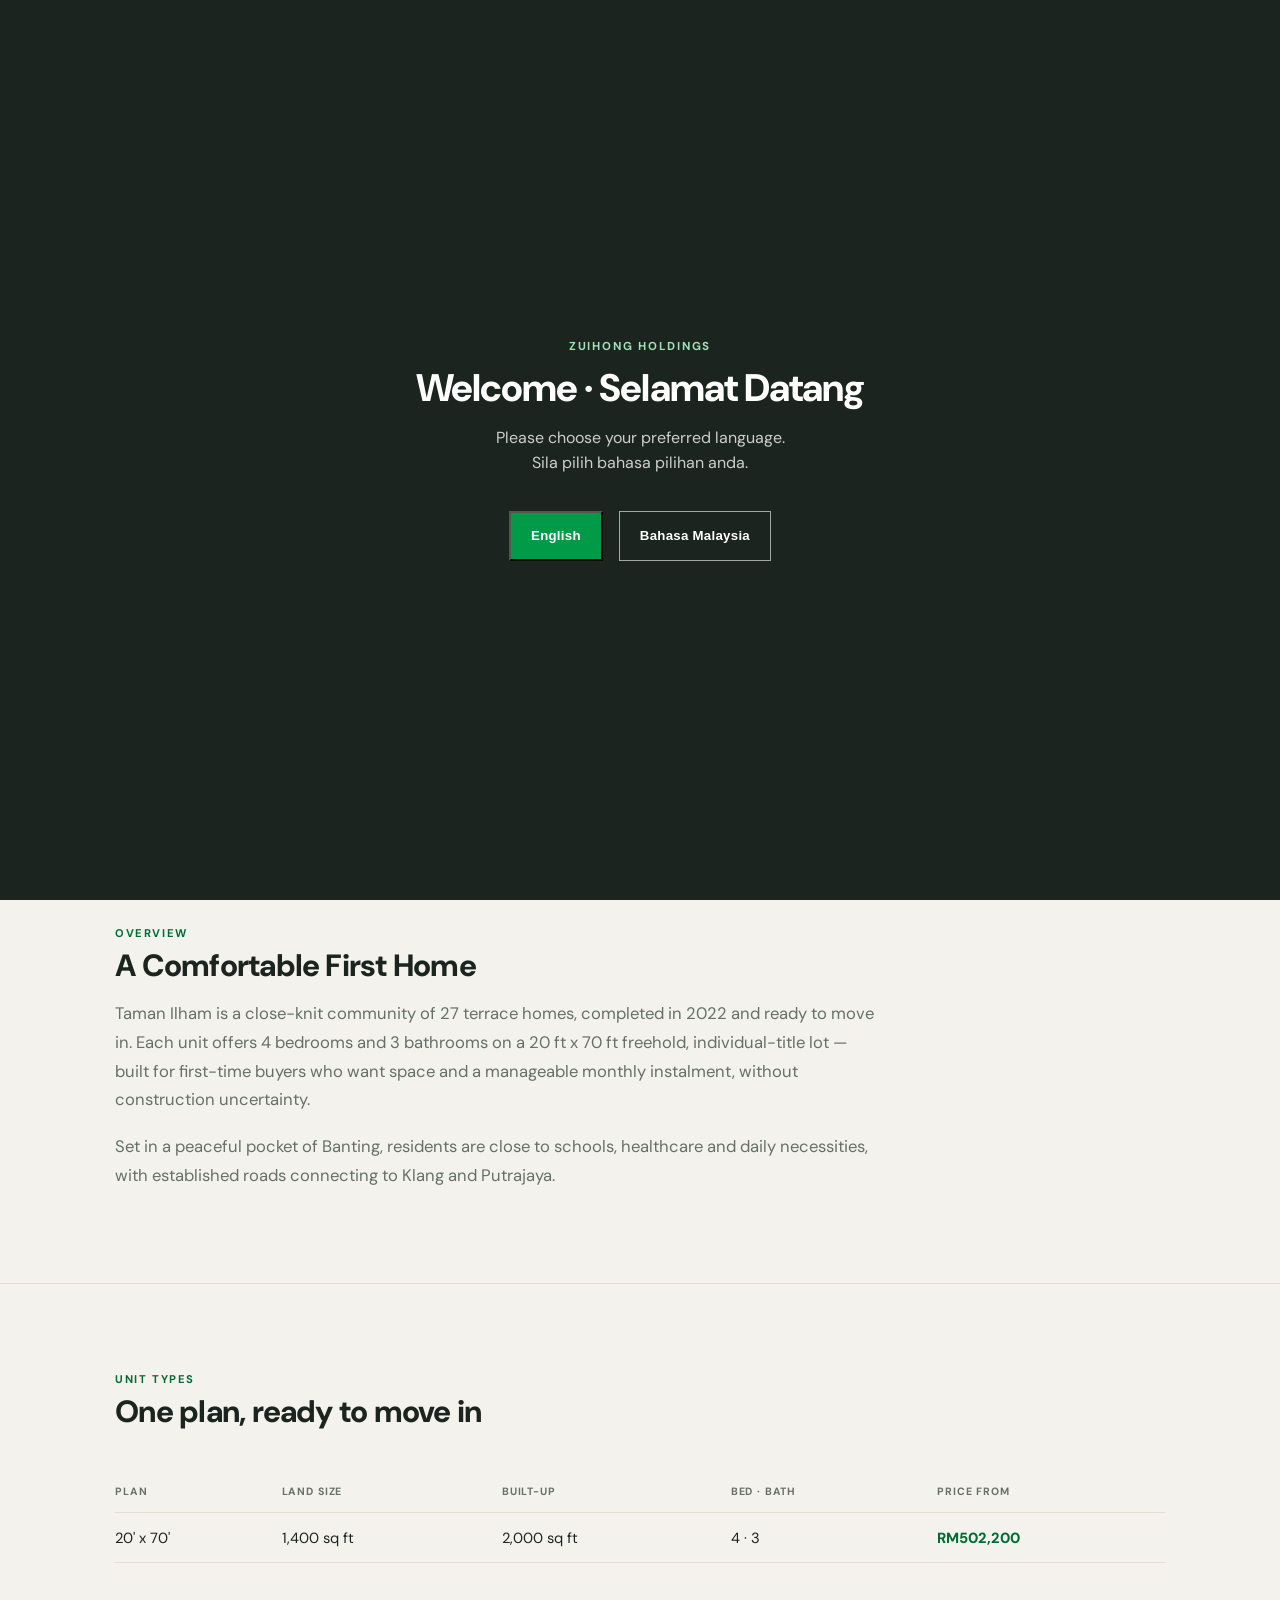
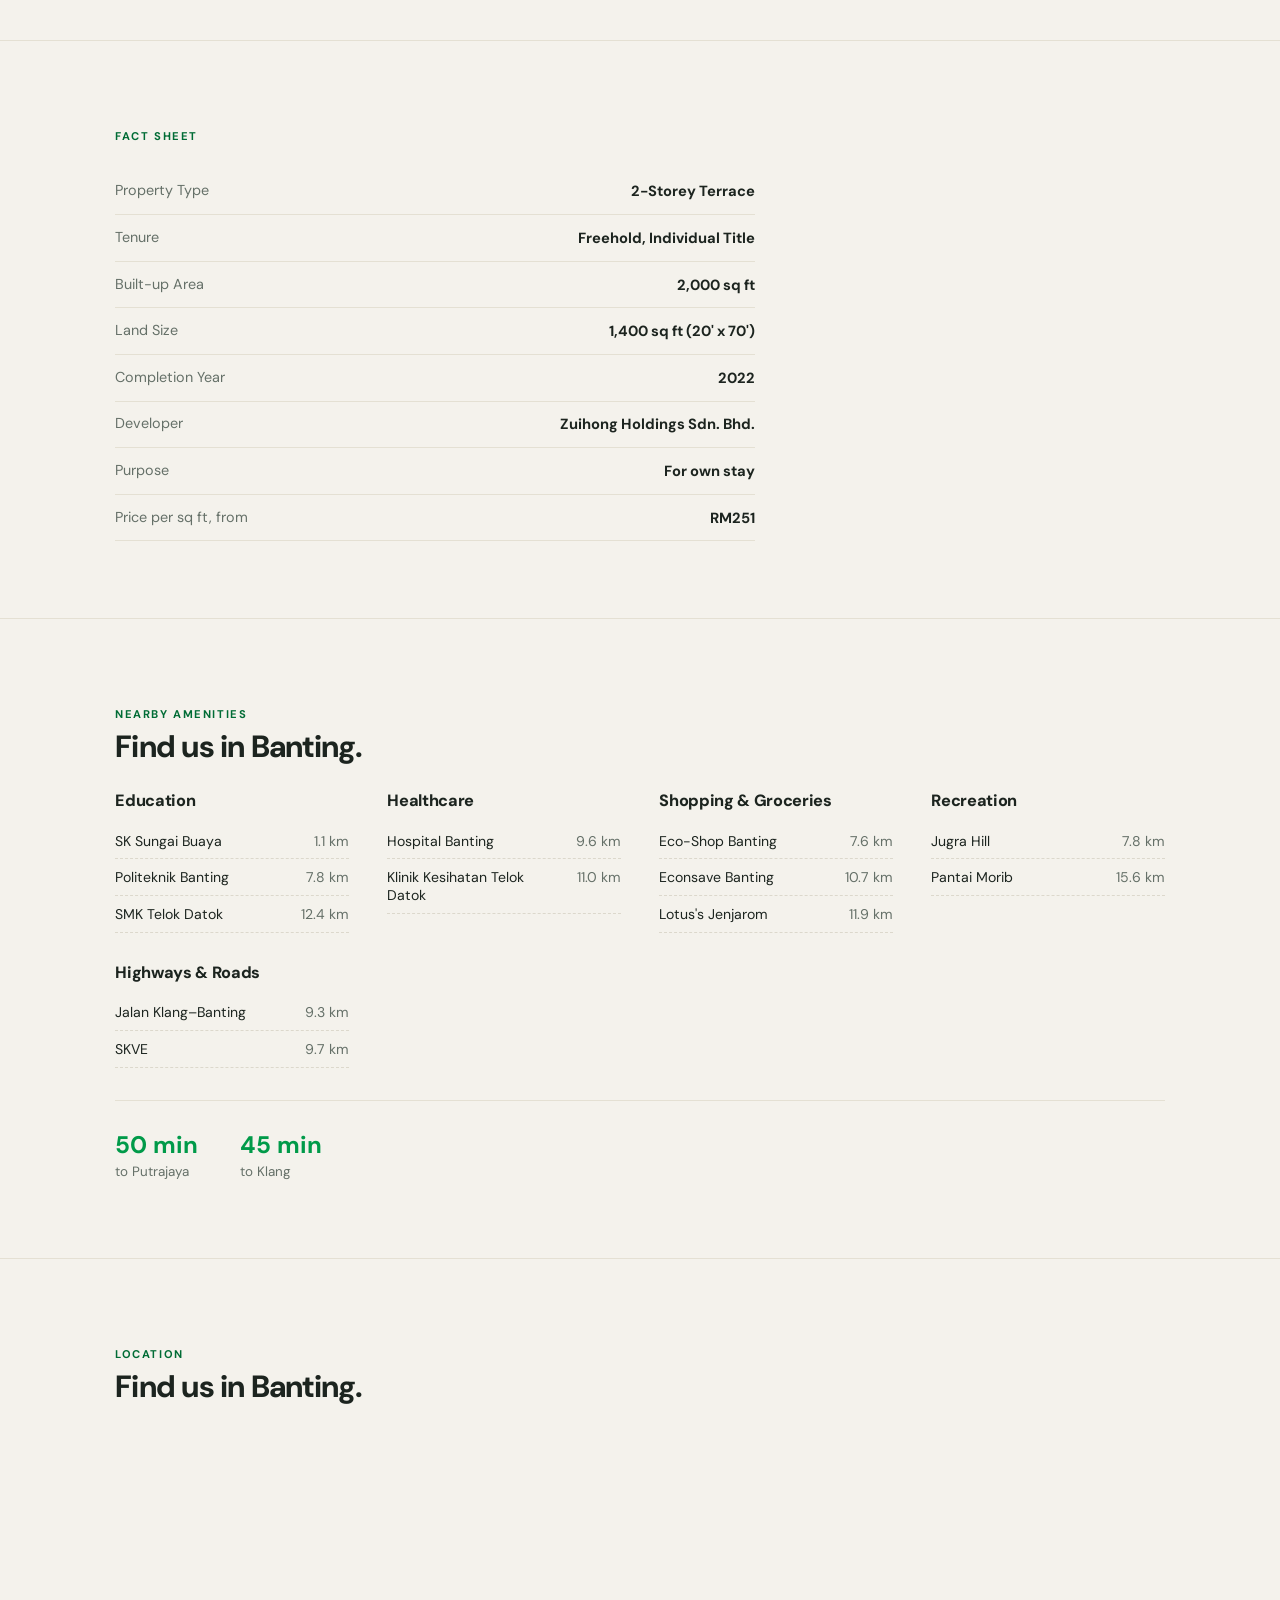
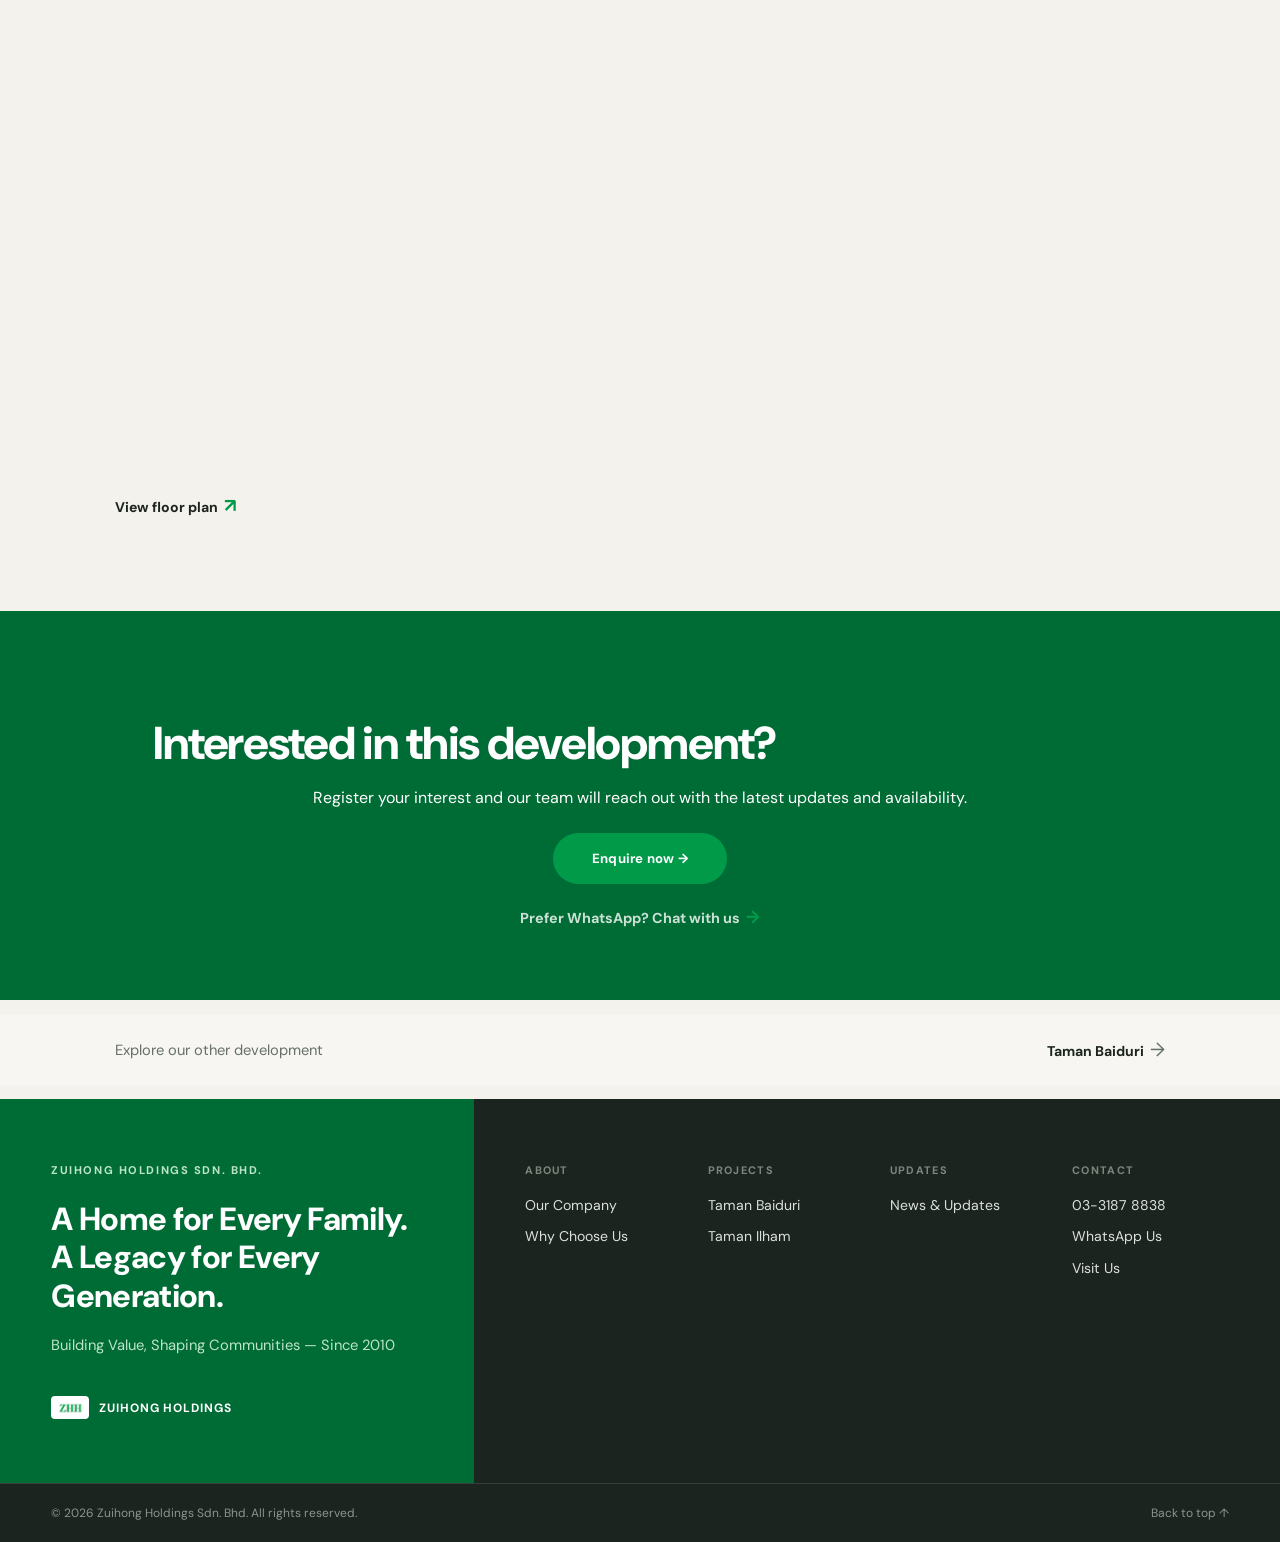
<file: taman-ilham.html>
<!doctype html>
<html lang="en">
  <head>
    <meta charset="UTF-8" />
    <meta name="viewport" content="width=device-width, initial-scale=1.0" />
    <meta name="description" content="Taman Ilham — 27 freehold 2-storey terrace homes in Banting, Selangor, from RM502,200. Individual titles, 4 bed, 3 bath. Completed 2022." />
    <title>Taman Ilham, 2-Storey Terrace @ Banting, Selangor | Zuihong Holdings</title>
    <script>const PAGE_META = { title: 'ilhamPage.metaTitle', description: 'ilhamPage.metaDescription' };</script>
    <link rel="icon" href="favicon.ico" sizes="48x48" />
    <link rel="icon" href="favicon-192.png" type="image/png" sizes="192x192" />
    <link rel="apple-touch-icon" href="apple-touch-icon.png" />
    <link rel="canonical" href="https://zuihongholdings.com/taman-ilham.html" />
    <meta property="og:type" content="website" />
    <meta property="og:site_name" content="Zuihong Holdings" />
    <meta property="og:title" content="Taman Ilham, 2-Storey Terrace @ Banting, Selangor | Zuihong Holdings" />
    <meta property="og:description" content="Taman Ilham — 27 freehold 2-storey terrace homes in Banting, Selangor, from RM502,200. Individual titles, 4 bed, 3 bath. Completed 2022." />
    <meta property="og:url" content="https://zuihongholdings.com/taman-ilham.html" />
    <meta property="og:image" content="https://zuihongholdings.com/taman-ilham.jpg" />
    <meta name="twitter:card" content="summary_large_image" />
    <link rel="preconnect" href="https://fonts.googleapis.com" />
    <link rel="preconnect" href="https://fonts.gstatic.com" crossorigin />
    <link href="https://fonts.googleapis.com/css2?family=DM+Sans:wght@400;500;600;700;800;900&display=swap" rel="stylesheet" />
    <link rel="stylesheet" href="styles.css" />
  </head>
  <body>
    <a class="skip-link" href="#main">Skip to content</a>

    <div id="lang-gate" class="lang-gate" hidden>
      <div class="lang-gate-box">
        <p class="lang-gate-eyebrow">Zuihong Holdings</p>
        <h2 class="lang-gate-title">Welcome · Selamat Datang</h2>
        <p class="lang-gate-sub">Please choose your preferred language.<br />Sila pilih bahasa pilihan anda.</p>
        <div class="lang-gate-actions">
          <button type="button" class="button button-solid" data-lang="en">English</button>
          <button type="button" class="button button-outline" data-lang="ms">Bahasa Malaysia</button>
        </div>
      </div>
    </div>

    <header class="site-header">
      <a class="brand" href="index.html" aria-label="Zuihong Holdings home">
        <img src="zhh-logo.png" alt="ZHH" width="252" height="118" />
        <span>Zuihong Holdings<br /><small>Sdn. Bhd.</small></span>
      </a>
      <button class="menu-toggle" aria-label="Open navigation" aria-expanded="false">☰</button>
      <nav aria-label="Primary navigation">
        <a href="index.html#about" data-i18n="nav.about">About</a>
        <a href="index.html#why-us" data-i18n="nav.whyUs">Why Us</a>
        <a href="index.html#projects" data-i18n="nav.projects">Projects</a>
        <a href="index.html#news" data-i18n="nav.news">News</a>
        <a href="index.html#contact" data-i18n="nav.contact">Contact</a>
        <div class="lang-switch" role="group" aria-label="Language">
          <button type="button" class="lang-btn is-active" data-lang="en">EN</button>
          <button type="button" class="lang-btn" data-lang="ms">BM</button>
        </div>
      </nav>
    </header>

    <main id="main">
      <p class="breadcrumb">
        <a href="index.html" data-i18n="detail.breadcrumbHome">Home</a>
        <span>/</span>
        <a href="index.html#projects" data-i18n="detail.breadcrumbProjects">Projects</a>
        <span>/</span>
        Taman Ilham
      </p>

      <section class="detail-hero">
        <img src="taman-ilham.jpg" alt="Taman Ilham two-storey terrace homes" width="800" height="600" />
        <div class="detail-hero-scrim"></div>
        <div class="detail-hero-copy">
          <span class="status-badge status-completed" data-i18n="ilham.badge">Completed 2022</span>
          <p class="eyebrow">Banting, Selangor</p>
          <h1 data-i18n="ilhamPage.h1">Taman Ilham, 2-Storey Terrace</h1>
          <p class="detail-price">From RM502,200</p>
        </div>
      </section>

      <dl class="quick-facts">
        <div class="quick-fact"><dt data-i18n="detail.factType">Property Type</dt><dd data-i18n="ilhamPage.type">2-Storey Terrace</dd></div>
        <div class="quick-fact"><dt data-i18n="detail.factTenure">Tenure</dt><dd data-i18n="detail.tenureFreehold">Freehold, Individual Title</dd></div>
        <div class="quick-fact"><dt data-i18n="detail.factBuiltUp">Built-up Area</dt><dd>2,000 sq ft</dd></div>
        <div class="quick-fact"><dt>Bed · Bath</dt><dd>4 · 3</dd></div>
        <div class="quick-fact"><dt data-i18n="detail.factCompletion">Completion Year</dt><dd>2022</dd></div>
        <div class="quick-fact"><dt data-i18n="detail.factDeveloper">Developer</dt><dd>Zuihong Holdings</dd></div>
      </dl>

      <section class="detail-section">
        <p class="section-label" data-i18n="detail.overview">Overview</p>
        <h2 data-i18n="ilhamPage.overviewTitle">A Comfortable First Home</h2>
        <div class="body-copy">
          <p data-i18n="ilhamPage.overviewP1">Taman Ilham is a close-knit community of 27 terrace homes, completed in 2022 and ready to move in. Each unit offers 4 bedrooms and 3 bathrooms on a 20 ft x 70 ft freehold, individual-title lot — built for first-time buyers who want space and a manageable monthly instalment, without construction uncertainty.</p>
          <p data-i18n="ilhamPage.overviewP2">Set in a peaceful pocket of Banting, residents are close to schools, healthcare and daily necessities, with established roads connecting to Klang and Putrajaya.</p>
        </div>
      </section>

      <section class="detail-section">
        <p class="section-label" data-i18n="detail.unitTypes">Unit Types</p>
        <h2>One plan, ready to move in</h2>
        <div class="unit-table-wrap">
          <table class="unit-table">
            <thead>
              <tr>
                <th data-i18n="detail.unitTablePlan">Plan</th>
                <th data-i18n="detail.unitTableLand">Land Size</th>
                <th data-i18n="detail.unitTableBuiltUp">Built-up</th>
                <th>Bed · Bath</th>
                <th data-i18n="detail.unitTablePrice">Price From</th>
              </tr>
            </thead>
            <tbody>
              <tr>
                <td>20' x 70'</td>
                <td>1,400 sq ft</td>
                <td>2,000 sq ft</td>
                <td>4 · 3</td>
                <td class="price">RM502,200</td>
              </tr>
            </tbody>
          </table>
        </div>
      </section>

      <section class="detail-section">
        <p class="section-label" data-i18n="detail.factSheet">Fact Sheet</p>
        <ul class="fact-sheet">
          <li><span data-i18n="detail.factType">Property Type</span><span data-i18n="ilhamPage.type">2-Storey Terrace</span></li>
          <li><span data-i18n="detail.factTenure">Tenure</span><span data-i18n="detail.tenureFreehold">Freehold, Individual Title</span></li>
          <li><span data-i18n="detail.factBuiltUp">Built-up Area</span><span>2,000 sq ft</span></li>
          <li><span data-i18n="detail.factLand">Land Size</span><span>1,400 sq ft (20' x 70')</span></li>
          <li><span data-i18n="detail.factCompletion">Completion Year</span><span>2022</span></li>
          <li><span data-i18n="detail.factDeveloper">Developer</span><span>Zuihong Holdings Sdn. Bhd.</span></li>
          <li><span data-i18n="detail.factPurpose">Purpose</span><span data-i18n="detail.purposeOwnStay">For own stay</span></li>
          <li><span data-i18n="detail.factPsf">Price per sq ft, from</span><span>RM251</span></li>
        </ul>
      </section>

      <section class="detail-section">
        <p class="section-label" data-i18n="detail.amenities">Nearby Amenities</p>
        <h2 data-i18n="location.findUs">Find us in Banting.</h2>
        <div class="amenities-grid">
          <div class="amenity-col">
            <h3 data-i18n="detail.education">Education</h3>
            <ul>
              <li>SK Sungai Buaya <em>1.1 km</em></li>
              <li>Politeknik Banting <em>7.8 km</em></li>
              <li>SMK Telok Datok <em>12.4 km</em></li>
            </ul>
          </div>
          <div class="amenity-col">
            <h3 data-i18n="detail.healthcare">Healthcare</h3>
            <ul>
              <li>Hospital Banting <em>9.6 km</em></li>
              <li>Klinik Kesihatan Telok Datok <em>11.0 km</em></li>
            </ul>
          </div>
          <div class="amenity-col">
            <h3 data-i18n="detail.shopping">Shopping &amp; Groceries</h3>
            <ul>
              <li>Eco-Shop Banting <em>7.6 km</em></li>
              <li>Econsave Banting <em>10.7 km</em></li>
              <li>Lotus's Jenjarom <em>11.9 km</em></li>
            </ul>
          </div>
          <div class="amenity-col">
            <h3 data-i18n="detail.recreation">Recreation</h3>
            <ul>
              <li>Jugra Hill <em>7.8 km</em></li>
              <li>Pantai Morib <em>15.6 km</em></li>
            </ul>
          </div>
          <div class="amenity-col">
            <h3 data-i18n="detail.highways">Highways &amp; Roads</h3>
            <ul>
              <li>Jalan Klang–Banting <em>9.3 km</em></li>
              <li>SKVE <em>9.7 km</em></li>
            </ul>
          </div>
        </div>
        <div class="travel-times">
          <div class="travel-time"><strong>50 min</strong><span>to Putrajaya</span></div>
          <div class="travel-time"><strong>45 min</strong><span>to Klang</span></div>
        </div>
      </section>

      <section class="detail-section">
        <p class="section-label" data-i18n="detail.location">Location</p>
        <h2 data-i18n="location.findUs">Find us in Banting.</h2>
        <div class="map-embed">
          <iframe
            src="https://www.google.com/maps?q=Taman+Ilham,+Banting,+Selangor,+Malaysia&output=embed"
            title="Map showing Taman Ilham in Banting, Selangor"
            loading="lazy"
            referrerpolicy="no-referrer-when-downgrade"
          ></iframe>
        </div>
        <p style="margin-top: 1.4rem;">
          <a class="text-link" href="taman-ilham-floorplan.png" target="_blank" rel="noopener" data-i18n="ilham.viewFloorPlan">View floor plan <span>↗</span></a>
        </p>
      </section>
    </main>

    <section class="detail-cta">
      <p class="eyebrow" data-i18n="ilham.badge">Completed 2022</p>
      <h2 data-i18n="detail.ctaHeading">Interested in this development?</h2>
      <p data-i18n="detail.ctaBody">Register your interest and our team will reach out with the latest updates and availability.</p>
      <a class="button button-solid" href="index.html?enquiry=Taman+Ilham#contact" data-i18n="ilham.enquire">Enquire now <span>→</span></a>
      <a class="whatsapp-alt" href="https://wa.me/60108396353" target="_blank" rel="noopener" data-i18n="form.preferWhatsapp">Prefer WhatsApp? Chat with us <span>→</span></a>
    </section>

    <p class="other-project">
      <span data-i18n="detail.otherProjectLabel">Explore our other development</span>
      <a class="text-link" href="taman-baiduri.html">Taman Baiduri <span>→</span></a>
    </p>

    <footer class="site-footer">
      <div class="footer-top">
        <div class="footer-brand">
          <p class="footer-eyebrow">Zuihong Holdings Sdn. Bhd.</p>
          <h2 class="footer-tagline" data-i18n="footer.tagline">A Home for Every Family.<br />A Legacy for Every Generation.</h2>
          <p class="footer-sub" data-i18n="footer.sub">Building Value, Shaping Communities — Since 2010</p>
          <div class="footer-logo">
            <img src="zhh-logo.png" alt="ZHH" width="252" height="118" loading="lazy" />
            <span>Zuihong Holdings</span>
          </div>
        </div>
        <div class="footer-links" role="navigation" aria-label="Footer navigation">
          <div class="footer-col">
            <p class="footer-col-title" data-i18n="footer.col.about">About</p>
            <a href="index.html#about" data-i18n="footer.link.company">Our Company</a>
            <a href="index.html#why-us" data-i18n="footer.link.whyUs">Why Choose Us</a>
          </div>
          <div class="footer-col">
            <p class="footer-col-title" data-i18n="footer.col.projects">Projects</p>
            <a href="taman-baiduri.html">Taman Baiduri</a>
            <a href="taman-ilham.html">Taman Ilham</a>
          </div>
          <div class="footer-col">
            <p class="footer-col-title" data-i18n="footer.col.updates">Updates</p>
            <a href="index.html#news" data-i18n="footer.link.news">News &amp; Updates</a>
          </div>
          <div class="footer-col">
            <p class="footer-col-title" data-i18n="footer.col.contact">Contact</p>
            <a href="tel:+60331878838">03-3187 8838</a>
            <a href="https://wa.me/60108396353" target="_blank" rel="noopener" data-i18n="footer.link.whatsapp">WhatsApp Us</a>
            <a href="https://www.google.com/maps/search/?api=1&query=49A%2C+Jalan+Mulia%2C+Taman+Mulia%2C+42700+Banting%2C+Selangor" target="_blank" rel="noopener" data-i18n="footer.link.visit">Visit Us</a>
          </div>
        </div>
      </div>
      <div class="footer-bottom">
        <span>© <span id="year"></span> <span data-i18n="footer.rights">Zuihong Holdings Sdn. Bhd. All rights reserved.</span></span>
        <a href="index.html#home" data-i18n="footer.backToTop">Back to top ↑</a>
      </div>
    </footer>
    <script src="translations.js"></script>
    <script src="script.js"></script>
  </body>
</html>
</file>
<file: styles.css>
:root { --green: #009a49; --deep-green: #006c35; --ink: #1c241f; --muted: #657068; --cream: #f4f2ec; --white: #fff; }
* { box-sizing: border-box; }
html { scroll-behavior: smooth; }
body { margin: 0; color: var(--ink); background: var(--cream); font-family: "DM Sans", sans-serif; }
a { color: inherit; text-decoration: none; }
.skip-link { position: fixed; left: 1rem; top: -5rem; background: var(--ink); color: white; padding: .75rem; z-index: 10; } .skip-link:focus { top: 1rem; }
.lang-gate { position: fixed; inset: 0; z-index: 100; display: flex; align-items: center; justify-content: center; padding: 1.4rem; background: var(--ink); opacity: 1; transition: opacity .3s ease; }
.lang-gate[hidden] { display: none; }
.lang-gate.is-hidden { opacity: 0; pointer-events: none; }
.lang-gate-box { width: 100%; max-width: 460px; text-align: center; color: white; }
.lang-gate-eyebrow { text-transform: uppercase; font-size: .72rem; letter-spacing: .16em; font-weight: 700; color: #9fe3b6; margin: 0 0 .9rem; }
.lang-gate-title { font-family: "DM Sans", sans-serif; font-weight: 800; font-size: clamp(1.8rem, 4vw, 2.4rem); margin: 0 0 1rem; }
.lang-gate-sub { color: rgba(255, 255, 255, .78); line-height: 1.6; margin: 0 0 2.2rem; }
.lang-gate-actions { display: flex; flex-wrap: wrap; gap: 1rem; justify-content: center; }
.lang-gate .button-outline { color: white; border-color: rgba(255, 255, 255, .6); }
.lang-gate .button-outline:hover { background: white; color: var(--ink); }
.site-header { height: 88px; display: flex; align-items: center; justify-content: space-between; padding: 0 clamp(1.4rem, 5vw, 5.5rem); background: var(--cream); }
.brand { display: flex; align-items: center; gap: .72rem; text-transform: uppercase; font-size: .75rem; font-weight: 700; line-height: 1.1; letter-spacing: .08em; }
.brand img { width: 68px; height: auto; mix-blend-mode: multiply; }.brand small { color: var(--muted); font-size: .65rem; letter-spacing: .12em; }
nav { display: flex; align-items: center; gap: clamp(1.1rem, 2.4vw, 2.25rem); font-size: .88rem; font-weight: 600; } nav a { border-bottom: 2px solid transparent; padding: .35rem 0; white-space: nowrap; } nav a:hover { border-color: var(--green); color: var(--deep-green); }
.lang-switch { display: flex; gap: .3rem; padding: .2rem; border: 1px solid #dcd8cc; border-radius: 999px; }
.lang-btn { border: 0; background: none; padding: .3rem .7rem; border-radius: 999px; font-size: .72rem; font-weight: 700; letter-spacing: .04em; color: var(--muted); cursor: pointer; transition: background .2s, color .2s; }
.lang-btn:hover { color: var(--deep-green); }
.lang-btn.is-active { background: var(--green); color: white; }
.menu-toggle { display: none; border: 0; background: none; font-size: 1.45rem; }
.hero { position: relative; display: flex; align-items: center; min-height: calc(100vh - 88px); overflow: hidden; background: #12160f; isolation: isolate; }
.hero-slides { position: absolute; inset: 0; z-index: -2; }
.hero-slide { position: absolute; inset: 0; background-position: center; background-size: cover; background-attachment: fixed; opacity: 0; transition: opacity 1.5s ease-in-out, transform 8s linear; transform: scale(1); }
@media (max-width: 760px) { .hero-slide { background-attachment: scroll; } }
.hero-slide.is-active { opacity: 1; transform: scale(1.07); }
.hero-scrim { position: absolute; inset: 0; z-index: -1; background: linear-gradient(90deg, rgba(8, 18, 11, .82) 0%, rgba(8, 18, 11, .62) 42%, rgba(8, 18, 11, .28) 75%, rgba(8, 18, 11, .34) 100%); }
.hero-dots { position: absolute; left: 50%; bottom: 2.1rem; transform: translateX(-50%); display: flex; gap: .6rem; z-index: 2; }
.hero-dot { width: 9px; height: 9px; padding: 0; border: 0; border-radius: 50%; background: rgba(255, 255, 255, .42); cursor: pointer; transition: background .25s, width .25s, border-radius .25s; }
.hero-dot:hover { background: rgba(255, 255, 255, .7); }
.hero-dot.is-active { width: 26px; border-radius: 5px; background: var(--green); }
.hero-copy { position: relative; z-index: 1; max-width: 780px; padding: clamp(4rem, 9vw, 8.5rem) clamp(1.4rem, 7vw, 7rem); color: white; }
.hero-copy .eyebrow { color: #9fe3b6; }
.hero-copy h1 { color: white; text-shadow: 0 2px 26px rgba(0, 0, 0, .38); }
.hero-copy .intro { color: rgba(255, 255, 255, .88); }
.eyebrow,.section-label { color: var(--deep-green); text-transform: uppercase; font-size: .7rem; letter-spacing: .14em; font-weight: 700; }
h1,h2,h3 { font-family: "DM Sans", sans-serif; font-weight: 800; margin: .65rem 0 1.2rem; line-height: 1.04; }h1 { font-size: clamp(2.8rem, 5vw, 5.2rem); letter-spacing: -.03em; } h1 em { color: var(--green); font-style: normal; font-weight: 800; }.hero-copy h1 em { color: #6ee79b; }h2 { font-size: clamp(2.1rem, 3.6vw, 3.8rem); letter-spacing: -.025em; max-width: 700px; }h3 { font-size: clamp(1.85rem, 3vw, 3.2rem); letter-spacing: -.02em; }
.intro { max-width: 490px; color: var(--muted); font-size: 1.06rem; line-height: 1.65; }.hero-actions { display: flex; align-items: center; gap: 1.65rem; margin-top: 2rem; }.button { display: inline-block; padding: .95rem 1.25rem; font-size: .83rem; font-weight: 700; letter-spacing: .02em; }.button-solid { color: white; background: var(--green); transition: background .2s, transform .2s; }.button-solid:hover { background: var(--deep-green); transform: translateY(-2px); }
.button-outline { color: var(--ink); background: transparent; border: 1.5px solid var(--ink); transition: background .2s, color .2s; }
.button-outline:hover { background: var(--ink); color: white; }.text-link { display: inline-block; font-weight: 700; font-size: .88rem; }.text-link span { color: var(--green); font-size: 1.2rem; padding-left: .2rem; }
.hero .button-solid { border-radius: 999px; padding: 1.05rem 2.1rem; box-shadow: 0 10px 30px rgba(0, 108, 53, .35); }
.text-link-light { color: white; }.text-link-light span { color: #9fe3b6; }
@media (prefers-reduced-motion: reduce) { .hero-slide, .hero-slide.is-active { transition: opacity .4s linear; transform: none; } }
.section { padding: clamp(4.7rem, 9vw, 9rem) clamp(1.4rem, 9vw, 10rem); }.about { display: grid; grid-template-columns: .65fr 1.65fr; gap: 2rem; }.about-content { max-width: 840px; }.body-copy { max-width: 640px; color: var(--muted); line-height: 1.72; font-size: 1.04rem; }.body-copy p + p { margin-top: 1.15rem; }
.stats { display: flex; flex-wrap: wrap; gap: clamp(2rem, 5vw, 4rem); margin-top: 2.6rem; padding-top: 2.2rem; border-top: 1px solid #dcd8cc; }
.stat { display: flex; align-items: baseline; flex-wrap: wrap; gap: 0 .15rem; }
.stat-number, .stat-suffix { font-family: "DM Sans", sans-serif; font-weight: 800; font-size: clamp(2.4rem, 4vw, 3.2rem); color: var(--green); line-height: 1; }
.stat p { flex-basis: 100%; margin: .5rem 0 0; color: var(--muted); font-size: .82rem; text-transform: uppercase; letter-spacing: .08em; font-weight: 600; }

.reveal { opacity: 0; transform: translateY(28px); transition: opacity .7s ease, transform .7s ease; }
.reveal.is-visible { opacity: 1; transform: translateY(0); }
.pillars .reveal:nth-child(2) { transition-delay: .08s; }
.pillars .reveal:nth-child(3) { transition-delay: .16s; }
.pillars .reveal:nth-child(4) { transition-delay: .24s; }
.project-grid .reveal:nth-child(2) { transition-delay: .12s; }
@media (prefers-reduced-motion: reduce) { .reveal { opacity: 1; transform: none; transition: none; } }
.why-us .pillars { display: grid; grid-template-columns: repeat(4, 1fr); gap: 2.2rem; }.pillar { border-top: 2px solid #dcd8cc; padding-top: 1.4rem; }.pillar-index { color: var(--green); font-family: "DM Sans", sans-serif; font-size: 1.1rem; font-weight: 800; }.pillar h3 { font-size: 1.5rem; margin: .5rem 0 .7rem; }.pillar p { color: var(--muted); line-height: 1.6; font-size: .96rem; margin: 0; }

.projects { background: var(--deep-green); color: white; }.projects .section-label,.projects .eyebrow { color: #bce5c9; }.section-heading { display: grid; grid-template-columns: .65fr 1.65fr; gap: 2rem; margin-bottom: 2.8rem; }
.project-grid { display: grid; grid-template-columns: repeat(2, 1fr); gap: 1.8rem; }
.project-card { display: flex; flex-direction: column; background: #f7f6f2; color: var(--ink); }
.project-media { position: relative; aspect-ratio: 3 / 2; display: block; }
.project-media img { width: 100%; height: 100%; aspect-ratio: 3 / 2; object-fit: cover; object-position: center 42%; display: block; }
.project-media-placeholder { display: flex; align-items: center; justify-content: center; background: repeating-linear-gradient(135deg, #e7e4da, #e7e4da 12px, #ddd9cc 12px, #ddd9cc 24px); }
.project-media-placeholder span:not(.status-badge) { color: var(--muted); font-size: .85rem; font-weight: 600; letter-spacing: .04em; text-transform: uppercase; }
.status-badge { position: absolute; top: 1rem; left: 1rem; padding: .4rem .8rem; border-radius: 999px; font-size: .68rem; font-weight: 700; letter-spacing: .06em; text-transform: uppercase; }
.status-ongoing { background: var(--green); color: white; }
.status-completed { background: var(--ink); color: white; }
.project-info { padding: clamp(1.6rem, 3vw, 2.2rem); }
.project-info > p:not(.eyebrow) { color: var(--muted); line-height: 1.65; }
.project-specs { list-style: none; margin: 0 0 1.2rem; padding: 0; color: var(--muted); font-size: .88rem; line-height: 1.7; }
.project-links { display: flex; flex-wrap: wrap; gap: 1.6rem; }
.map-embed { position: relative; padding-top: 62%; overflow: hidden; }
.map-embed iframe { position: absolute; inset: 0; width: 100%; height: 100%; border: 0; }
@media (max-width: 760px) { .map-embed { padding-top: 66%; } }

.news .news-empty { border: 1px dashed #cfcabb; padding: clamp(2rem, 4vw, 3.2rem); text-align: center; }
.news .news-empty p { margin: 0; color: var(--muted); font-size: 1.02rem; max-width: 520px; margin-inline: auto; }
.contact-form-section { background: var(--ink); display: flex; flex-direction: column; align-items: center; text-align: center; }
.contact-heading { max-width: 620px; }
.contact-heading .eyebrow { color: #9fe3b6; }
.contact-heading h2 { color: white; }
.contact-heading p:not(.eyebrow) { color: rgba(255,255,255,.72); line-height: 1.65; }
.contact-form { width: 100%; max-width: 640px; margin-top: 2.6rem; display: flex; flex-direction: column; gap: 1.1rem; text-align: left; }
.contact-form .form-hp { position: absolute; left: -9999px; width: 1px; height: 1px; opacity: 0; }
.contact-form input[type="text"], .contact-form input[type="tel"], .contact-form input[type="email"], .contact-form select {
  width: 100%; padding: 1.05rem 1.5rem; border-radius: 999px; border: 1px solid rgba(255,255,255,.16);
  background: rgba(255,255,255,.05); color: white; font-family: inherit; font-size: .95rem; appearance: none;
}
.contact-form select { background-image: linear-gradient(45deg, transparent 50%, #9fe3b6 50%), linear-gradient(135deg, #9fe3b6 50%, transparent 50%); background-position: calc(100% - 1.6rem) center, calc(100% - 1.2rem) center; background-size: 6px 6px; background-repeat: no-repeat; color: rgba(255,255,255,.55); }
.contact-form select:has(option:checked:not([value=""])) { color: white; }
.contact-form input::placeholder { color: rgba(255,255,255,.45); }
.contact-form input:focus, .contact-form select:focus { outline: none; border-color: var(--green); background: rgba(255,255,255,.08); }
.form-consent { display: flex; align-items: flex-start; gap: .8rem; color: rgba(255,255,255,.65); font-size: .85rem; line-height: 1.55; cursor: pointer; }
.form-consent input { margin-top: .2rem; width: 16px; height: 16px; accent-color: var(--green); flex-shrink: 0; }
.form-consent-details { margin-top: -.6rem; color: rgba(255,255,255,.5); font-size: .82rem; }
.form-consent-details summary { color: #9fe3b6; cursor: pointer; font-weight: 600; }
.form-consent-details p { line-height: 1.6; margin: .8rem 0 0; }
.contact-form .button-solid { border-radius: 999px; align-self: flex-start; padding: 1.05rem 2.4rem; }
.form-status { margin: 0; font-size: .88rem; min-height: 1.2em; }
.form-status.is-success { color: #6ee79b; }
.form-status.is-error { color: #ff9b8a; }
.whatsapp-alt { margin-top: 2rem; color: rgba(255,255,255,.8); font-weight: 700; font-size: .9rem; }
.whatsapp-alt span { color: var(--green); font-size: 1.1rem; padding-left: .2rem; }
.whatsapp-alt:hover { color: white; }
@media (max-width: 760px) { .contact-form .button-solid { align-self: stretch; text-align: center; } }
.site-footer { background: var(--ink); }
.footer-top { display: grid; grid-template-columns: 1fr 1.7fr; }
.footer-brand { background: var(--deep-green); color: white; padding: clamp(2.6rem, 5vw, 4rem) clamp(1.4rem, 4vw, 3.5rem); display: flex; flex-direction: column; }
.footer-eyebrow { text-transform: uppercase; font-size: .7rem; letter-spacing: .14em; font-weight: 700; color: #bce5c9; margin: 0 0 1.4rem; }
.footer-tagline { font-family: "DM Sans", sans-serif; font-weight: 800; font-size: clamp(1.5rem, 2.6vw, 2rem); line-height: 1.2; letter-spacing: -.02em; margin: 0 0 1.2rem; }
.footer-sub { color: #bce5c9; font-size: .92rem; line-height: 1.5; margin: 0; }
.footer-logo { display: flex; align-items: center; gap: .6rem; margin-top: auto; padding-top: 2.5rem; text-transform: uppercase; font-size: .75rem; font-weight: 700; letter-spacing: .08em; }
.footer-logo img { width: 38px; height: auto; background: white; padding: .3rem; border-radius: 4px; }
.footer-links { padding: clamp(2.6rem, 5vw, 4rem) clamp(1.4rem, 4vw, 3.5rem); display: grid; grid-template-columns: repeat(4, 1fr); gap: 1.6rem; }
.footer-col { display: flex; flex-direction: column; gap: .85rem; }
.footer-col-title { color: #7c877e; text-transform: uppercase; font-size: .68rem; letter-spacing: .12em; font-weight: 700; margin: 0 0 .3rem; }
.footer-links a { color: #dce1dc; font-size: .88rem; }
.footer-links a:hover { color: white; }
.footer-bottom { display: flex; justify-content: space-between; align-items: center; flex-wrap: wrap; gap: .8rem; padding: 1.3rem clamp(1.4rem, 4vw, 3.5rem); border-top: 1px solid rgba(255,255,255,.12); color: #8b958d; font-size: .75rem; }
.footer-bottom a:hover { color: white; }
@media (max-width: 900px) { .footer-top { grid-template-columns: 1fr; } .footer-links { grid-template-columns: repeat(2, 1fr); } }
@media (max-width: 520px) { .footer-links { grid-template-columns: 1fr 1fr; gap: 1.6rem 1rem; } }
@media (max-width: 760px) { .site-header { height: 74px; }.brand span { display: none; }.brand img { width: 61px; } .menu-toggle { display: block; } nav { display: none; position: absolute; top: 74px; right: 1rem; left: 1rem; z-index: 5; padding: 1rem; background: white; box-shadow: 0 15px 35px rgba(0,0,0,.13); flex-direction: column; gap: .35rem; } nav.open { display: flex; } .hero { min-height: calc(100vh - 74px); }.hero-copy { padding: 5rem 1.4rem 6rem; }.hero-scrim { background: linear-gradient(180deg, rgba(8, 18, 11, .55) 0%, rgba(8, 18, 11, .72) 55%, rgba(8, 18, 11, .8) 100%); }.hero-dots { bottom: 1.6rem; }.hero-actions { flex-wrap: wrap; gap: 1.2rem; }.about,.section-heading { grid-template-columns: 1fr; gap: 1rem; }.section { padding: 4.3rem 1.4rem; }.contact { grid-template-columns: 1fr; }.contact-photo { min-height: 330px; }.contact-content { padding: 4.3rem 1.4rem; } .footer-bottom { flex-direction: column; align-items: flex-start; } .why-us .pillars { grid-template-columns: 1fr 1fr; gap: 1.8rem 1.4rem; } .project-grid { grid-template-columns: 1fr; } .lang-switch { align-self: flex-start; margin-top: .3rem; } }
@media (max-width: 520px) { .why-us .pillars { grid-template-columns: 1fr; } }

/* --- Project detail pages (taman-baiduri.html / taman-ilham.html) --- */
.breadcrumb { padding: 1.1rem clamp(1.4rem, 9vw, 10rem) 0; font-size: .8rem; color: var(--muted); }
.breadcrumb a:hover { color: var(--deep-green); }
.breadcrumb span { padding: 0 .5rem; }

.detail-hero { position: relative; margin-top: 1.1rem; overflow: hidden; height: clamp(320px, 46vw, 520px); background: #12160f; }
.detail-hero img { width: 100%; height: 100%; object-fit: cover; display: block; }
.detail-hero-scrim { position: absolute; inset: 0; background: linear-gradient(0deg, rgba(8, 18, 11, .88) 0%, rgba(8, 18, 11, .35) 55%, rgba(8, 18, 11, .1) 100%); }
.detail-hero-copy { position: absolute; left: 0; right: 0; bottom: 0; padding: clamp(1.6rem, 5vw, 2.6rem) clamp(1.4rem, 9vw, 10rem) clamp(1.8rem, 4vw, 2.6rem); color: white; }
.detail-hero .status-badge { position: static; display: inline-block; margin-bottom: 1rem; }
.detail-hero-copy .eyebrow { color: #9fe3b6; }
.detail-hero-copy h1 { color: white; font-size: clamp(2rem, 4vw, 3.4rem); margin: .3rem 0 .5rem; }
/* Swipeable hero gallery (scroll-snap gives native touch/trackpad swipe; arrows wired in script.js) */
.gallery-track { position: absolute; inset: 0; display: flex; overflow-x: auto; scroll-snap-type: x mandatory; scroll-behavior: smooth; scrollbar-width: none; outline: none; }
.gallery-track::-webkit-scrollbar { display: none; }
.gallery-slide { position: relative; flex: 0 0 100%; height: 100%; margin: 0; scroll-snap-align: start; scroll-snap-stop: always; }
.hero-gallery .detail-hero-scrim, .hero-gallery .detail-hero-copy { pointer-events: none; }
.gallery-caption { position: absolute; top: 1.1rem; left: clamp(1.4rem, 9vw, 10rem); padding: .4rem .8rem; border-radius: 999px; background: rgba(8, 18, 11, .62); color: white; font-size: .72rem; font-weight: 700; letter-spacing: .04em; }
.gallery-arrow { position: absolute; top: 50%; transform: translateY(-50%); z-index: 2; width: 48px; height: 48px; border: 0; border-radius: 50%; background: rgba(255, 255, 255, .88); color: var(--ink); font-size: 1.9rem; line-height: 1; padding-bottom: .2rem; cursor: pointer; box-shadow: 0 6px 20px rgba(0, 0, 0, .25); transition: background .2s, color .2s; }
.gallery-arrow:hover { background: var(--green); color: white; }
.gallery-arrow:focus-visible { outline: 2px solid var(--green); outline-offset: 3px; }
.gallery-prev { left: clamp(.8rem, 2.5vw, 2rem); }
.gallery-next { right: clamp(.8rem, 2.5vw, 2rem); }
.gallery-count { position: absolute; top: 1.1rem; right: clamp(1rem, 2.5vw, 2rem); z-index: 2; margin: 0; padding: .4rem .8rem; border-radius: 999px; background: rgba(8, 18, 11, .62); color: white; font-size: .72rem; font-weight: 700; letter-spacing: .06em; }
@media (max-width: 760px) { .gallery-arrow { width: 38px; height: 38px; font-size: 1.5rem; top: auto; bottom: 1.4rem; transform: none; } .gallery-prev { left: auto; right: 3.8rem; } .gallery-next { right: 1rem; } .gallery-caption { left: 1rem; } }
@media (prefers-reduced-motion: reduce) { .gallery-track { scroll-behavior: auto; } }
.detail-price { font-size: clamp(1.1rem, 2vw, 1.5rem); font-weight: 800; color: #6ee79b; }

.quick-facts { display: grid; grid-template-columns: repeat(auto-fit, minmax(140px, 1fr)); gap: 1.6rem 1.2rem; background: #f7f6f2; padding: clamp(1.6rem, 3vw, 2.2rem) clamp(1.4rem, 9vw, 10rem); }
.quick-fact dt { text-transform: uppercase; font-size: .66rem; letter-spacing: .08em; font-weight: 700; color: var(--muted); margin: 0 0 .4rem; }
.quick-fact dd { margin: 0; font-size: 1.02rem; font-weight: 700; }

.detail-section { padding: clamp(3rem, 6vw, 5rem) clamp(1.4rem, 9vw, 10rem); border-top: 1px solid #e4e0d3; }
.detail-section h2 { font-size: clamp(1.6rem, 2.4vw, 2.2rem); margin: .4rem 0 1rem; }
.detail-section .body-copy { max-width: 760px; }

.unit-table { width: 100%; border-collapse: collapse; margin-top: 1.6rem; }
.unit-table th, .unit-table td { text-align: left; padding: .9rem 1rem; border-bottom: 1px solid #e4e0d3; font-size: .92rem; }
.unit-table th:first-child, .unit-table td:first-child { padding-left: 0; }
.unit-table th { text-transform: uppercase; font-size: .66rem; letter-spacing: .08em; color: var(--muted); font-weight: 700; }
.unit-table td.price { font-weight: 800; color: var(--deep-green); }
.unit-table-wrap { overflow-x: auto; }

.fact-sheet { list-style: none; margin: 1.6rem 0 0; padding: 0; max-width: 640px; }
.fact-sheet li { display: flex; justify-content: space-between; gap: 1rem; padding: .8rem 0; border-bottom: 1px solid #e4e0d3; }
.fact-sheet li span:first-child { color: var(--muted); font-size: .9rem; }
.fact-sheet li span:last-child { font-weight: 700; font-size: .92rem; text-align: right; }

.amenities-grid { display: grid; grid-template-columns: repeat(auto-fit, minmax(220px, 1fr)); gap: 2rem 2.4rem; margin-top: 1.8rem; }
.amenity-col h3 { font-size: 1.02rem; margin: 0 0 .8rem; }
.amenity-col ul { list-style: none; margin: 0; padding: 0; }
.amenity-col li { display: flex; justify-content: space-between; gap: .6rem; padding: .55rem 0; border-bottom: 1px dashed #dcd8cc; color: var(--ink); font-size: .88rem; }
.amenity-col li em { color: var(--muted); font-style: normal; white-space: nowrap; padding-left: .8rem; }

.travel-times { display: flex; flex-wrap: wrap; gap: 1.4rem 2.6rem; margin-top: 2rem; padding-top: 1.8rem; border-top: 1px solid #e4e0d3; }
.travel-time strong { display: block; font-size: 1.5rem; color: var(--green); }
.travel-time span { color: var(--muted); font-size: .84rem; }

.detail-cta { background: var(--deep-green); color: white; text-align: center; padding: clamp(3rem, 6vw, 4.5rem) clamp(1.4rem, 9vw, 10rem); }
.detail-cta h2 { color: white; }
.detail-cta .button-solid { border-radius: 999px; padding: 1.05rem 2.4rem; margin-top: .6rem; }
.detail-cta .whatsapp-alt { display: block; margin-top: 1.4rem; }

.other-project { display: flex; align-items: center; justify-content: space-between; flex-wrap: wrap; gap: .8rem 1.4rem; padding: 1.4rem clamp(1.4rem, 9vw, 10rem); background: #f7f6f2; font-size: .92rem; font-weight: 700; }
.other-project span { color: var(--muted); font-weight: 400; }

@media (max-width: 760px) { .quick-facts { padding: 1.6rem 1.4rem; } .other-project { flex-direction: column; align-items: flex-start; } }
</file>
